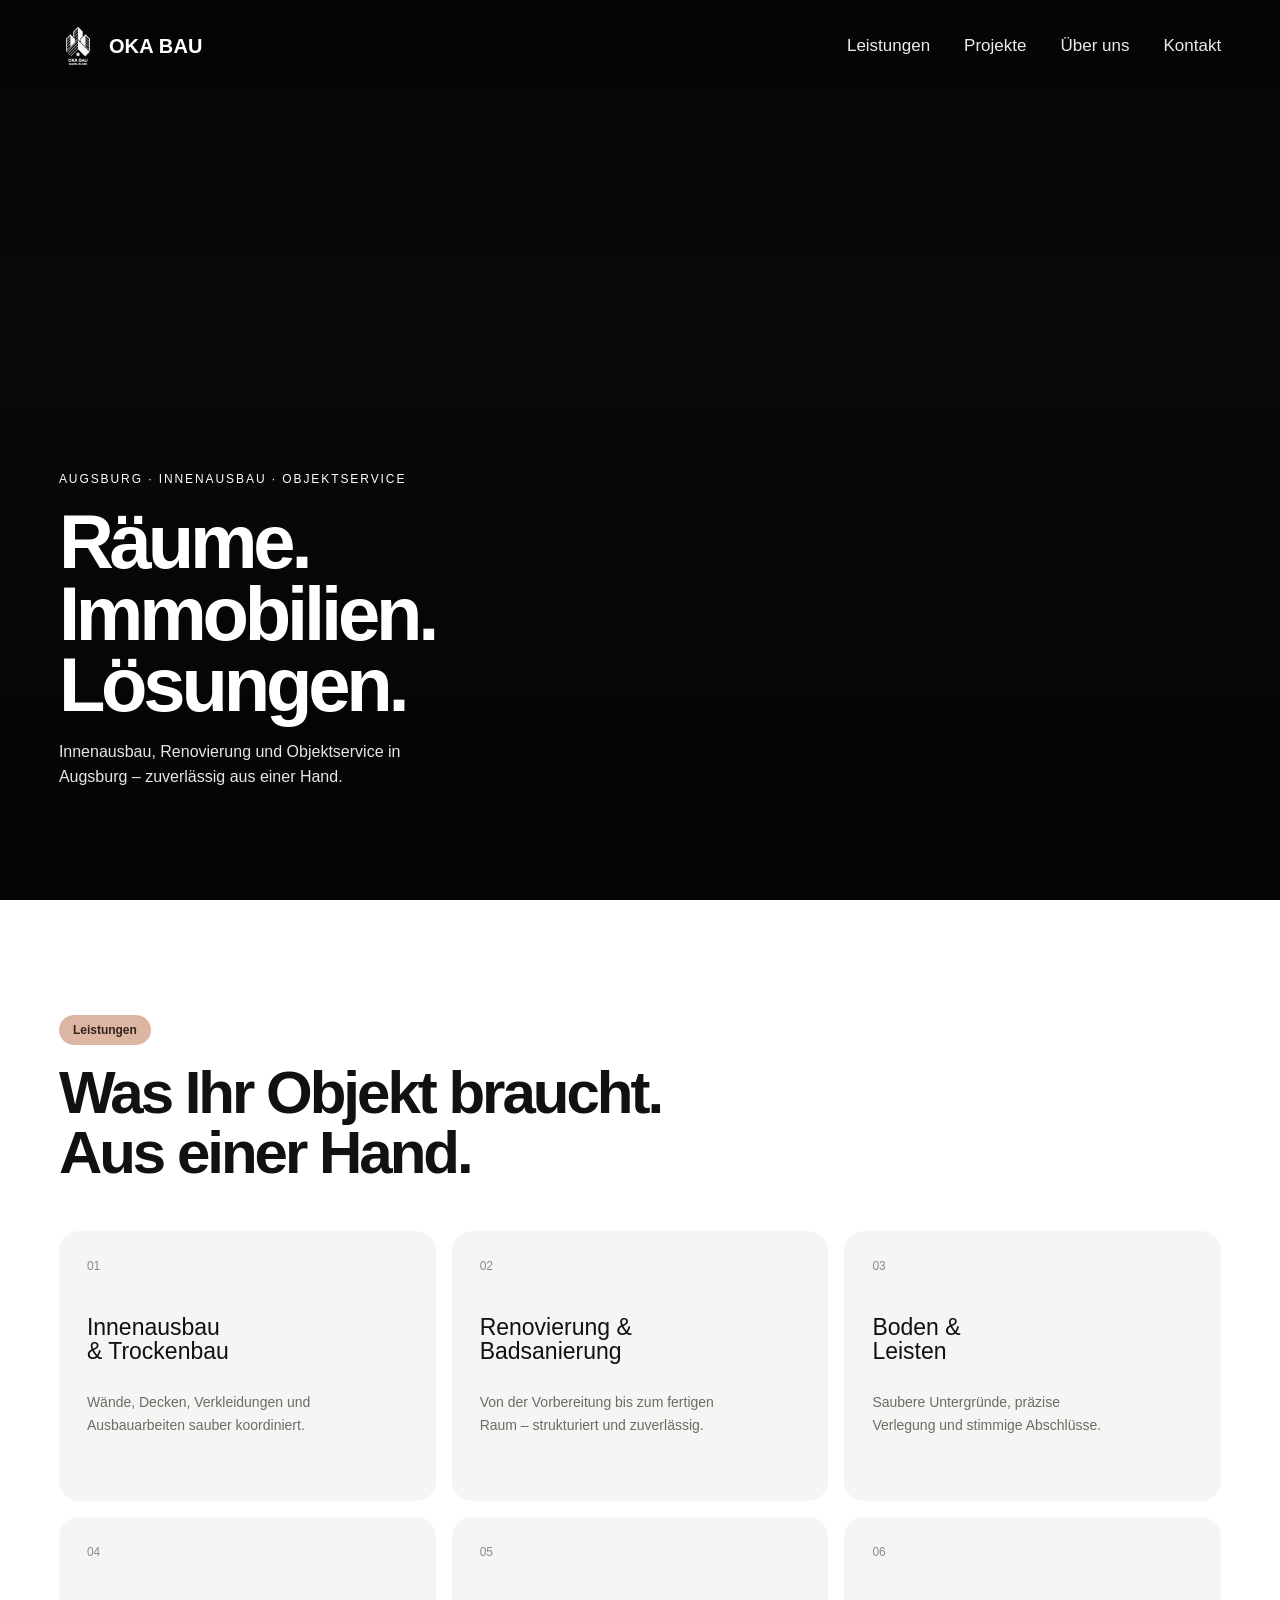
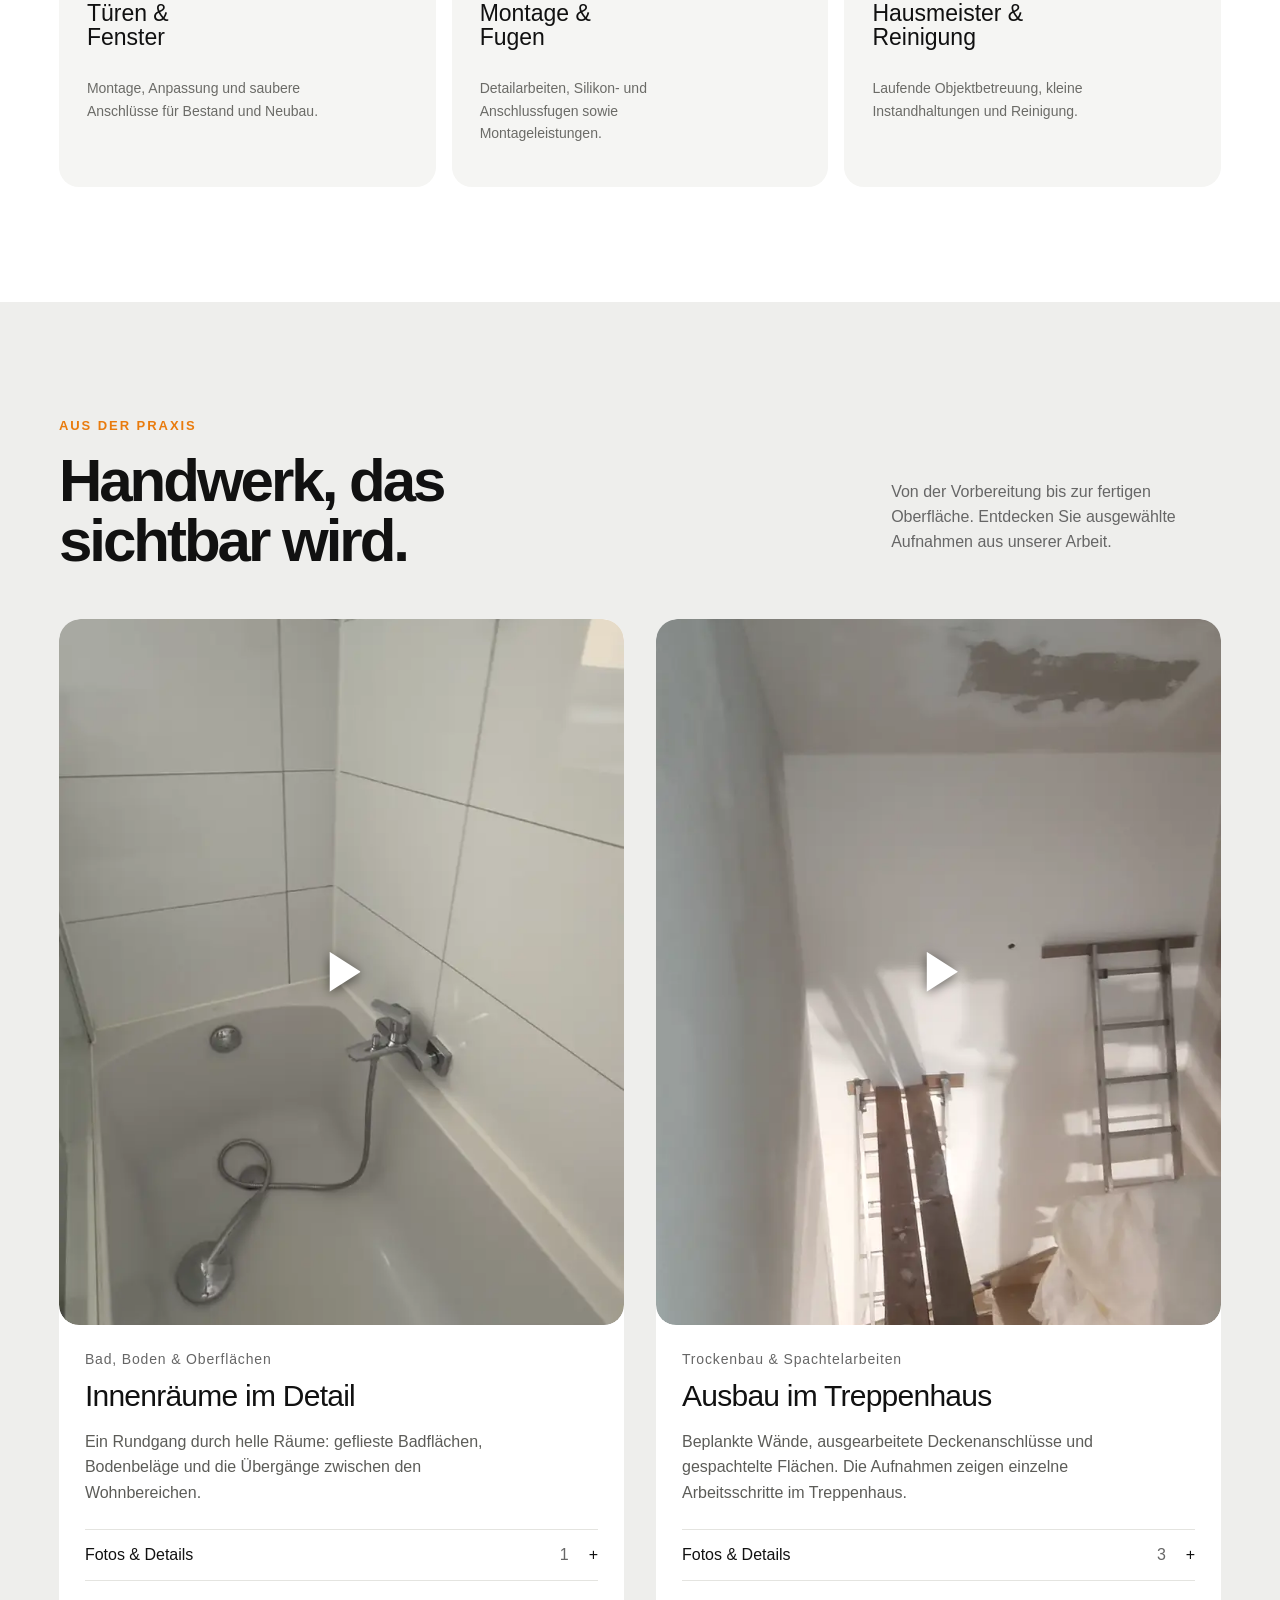
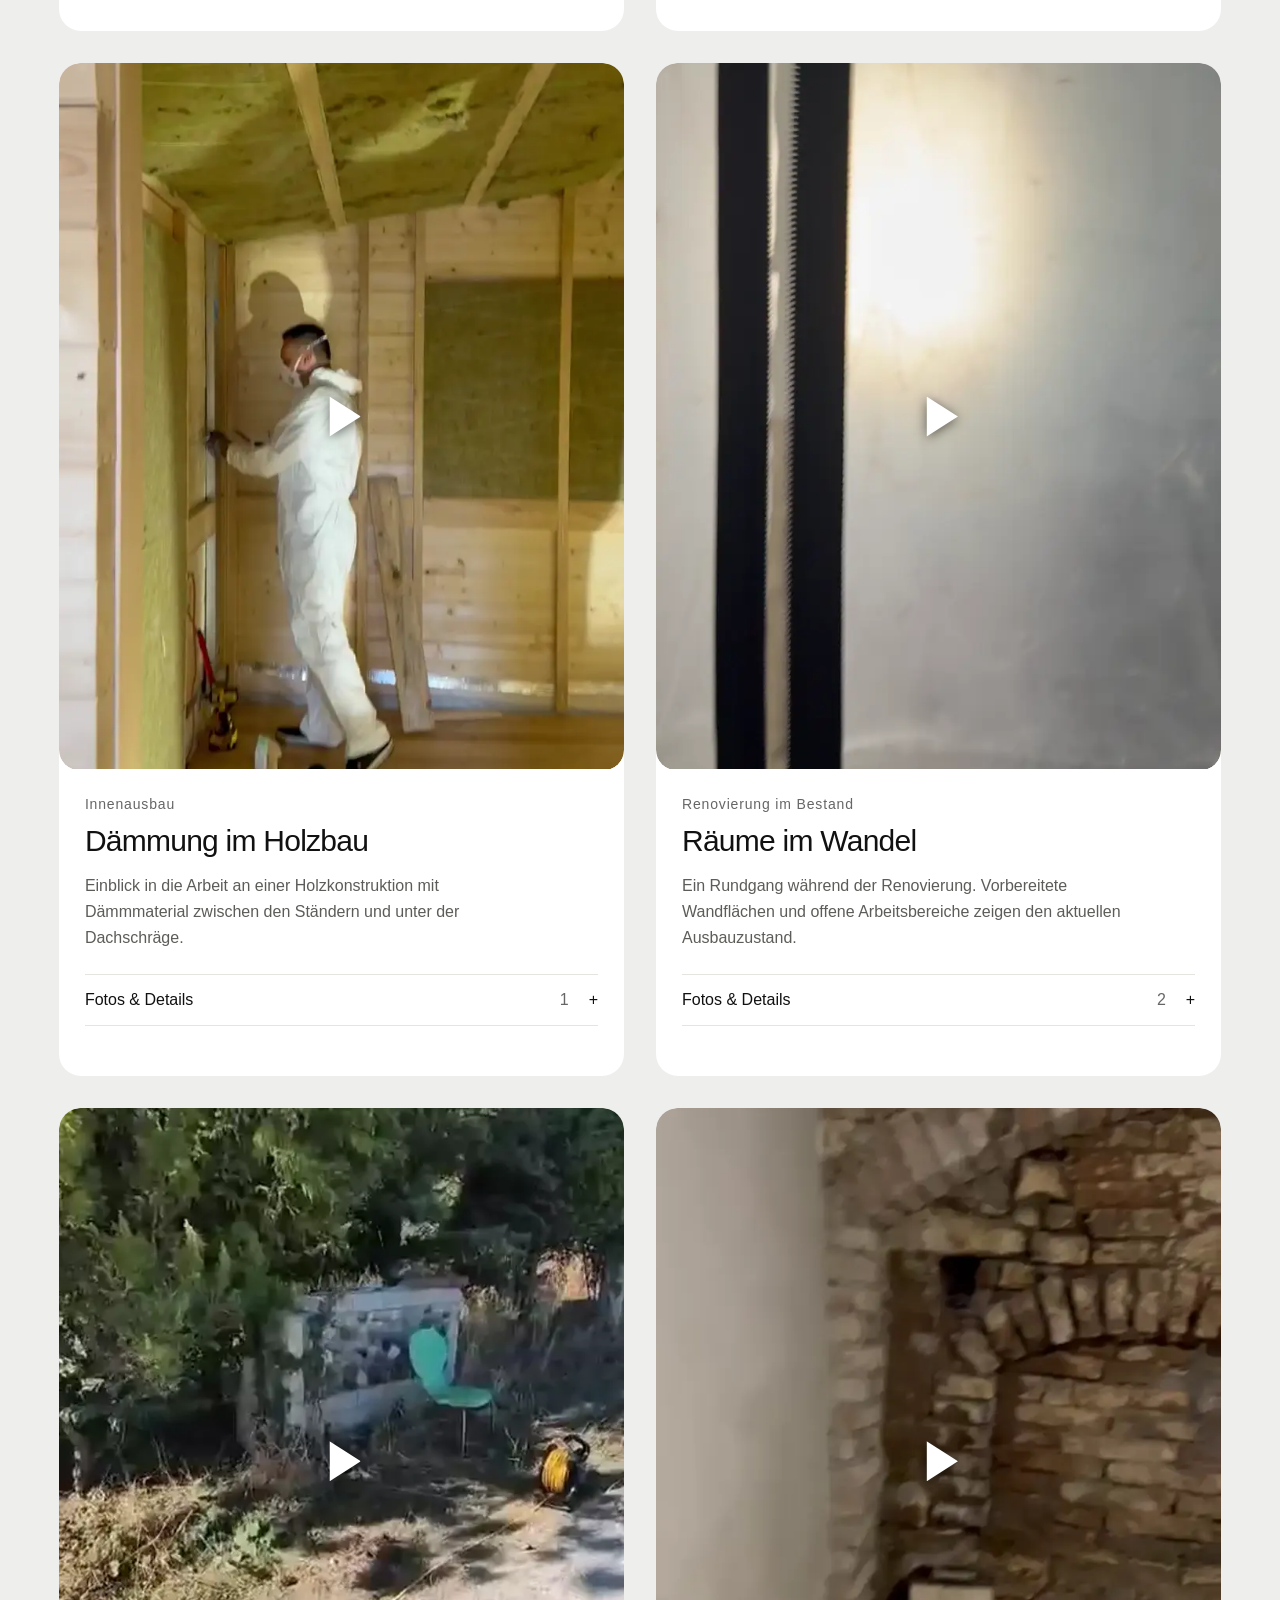
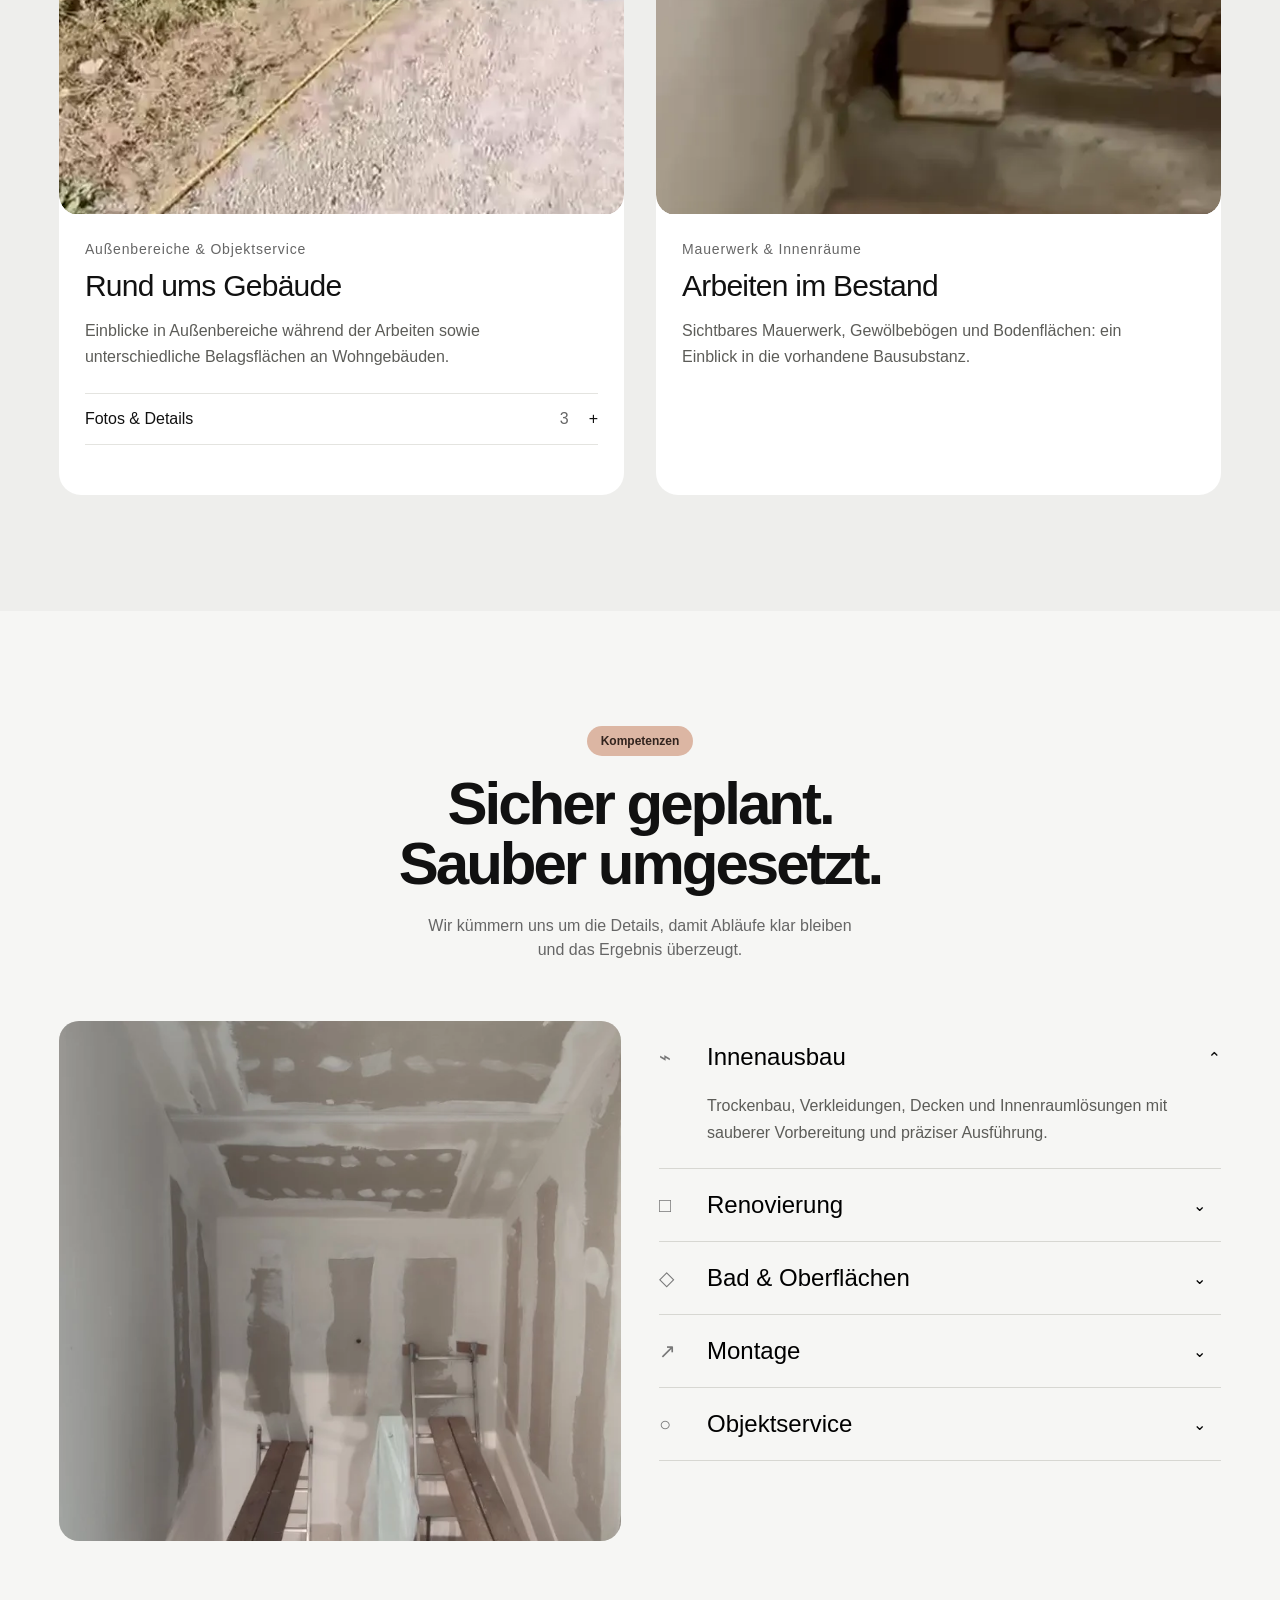
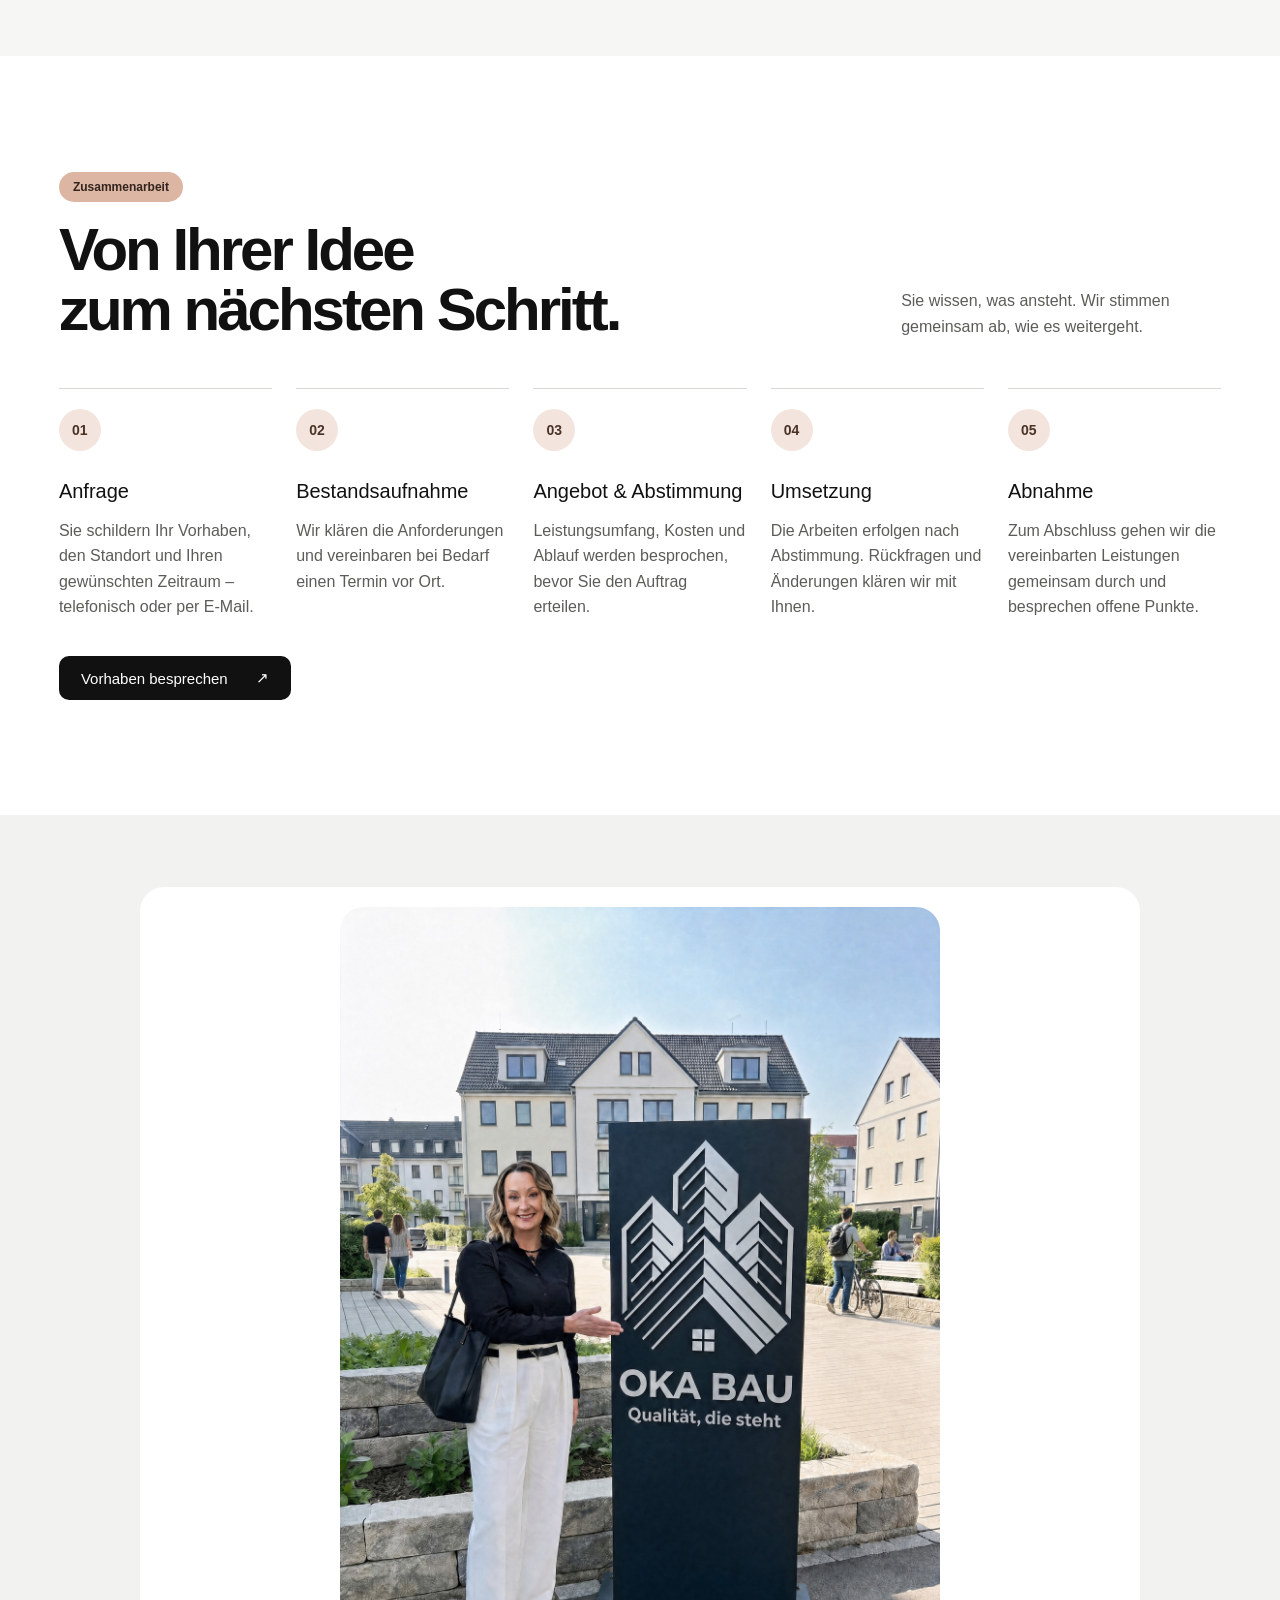
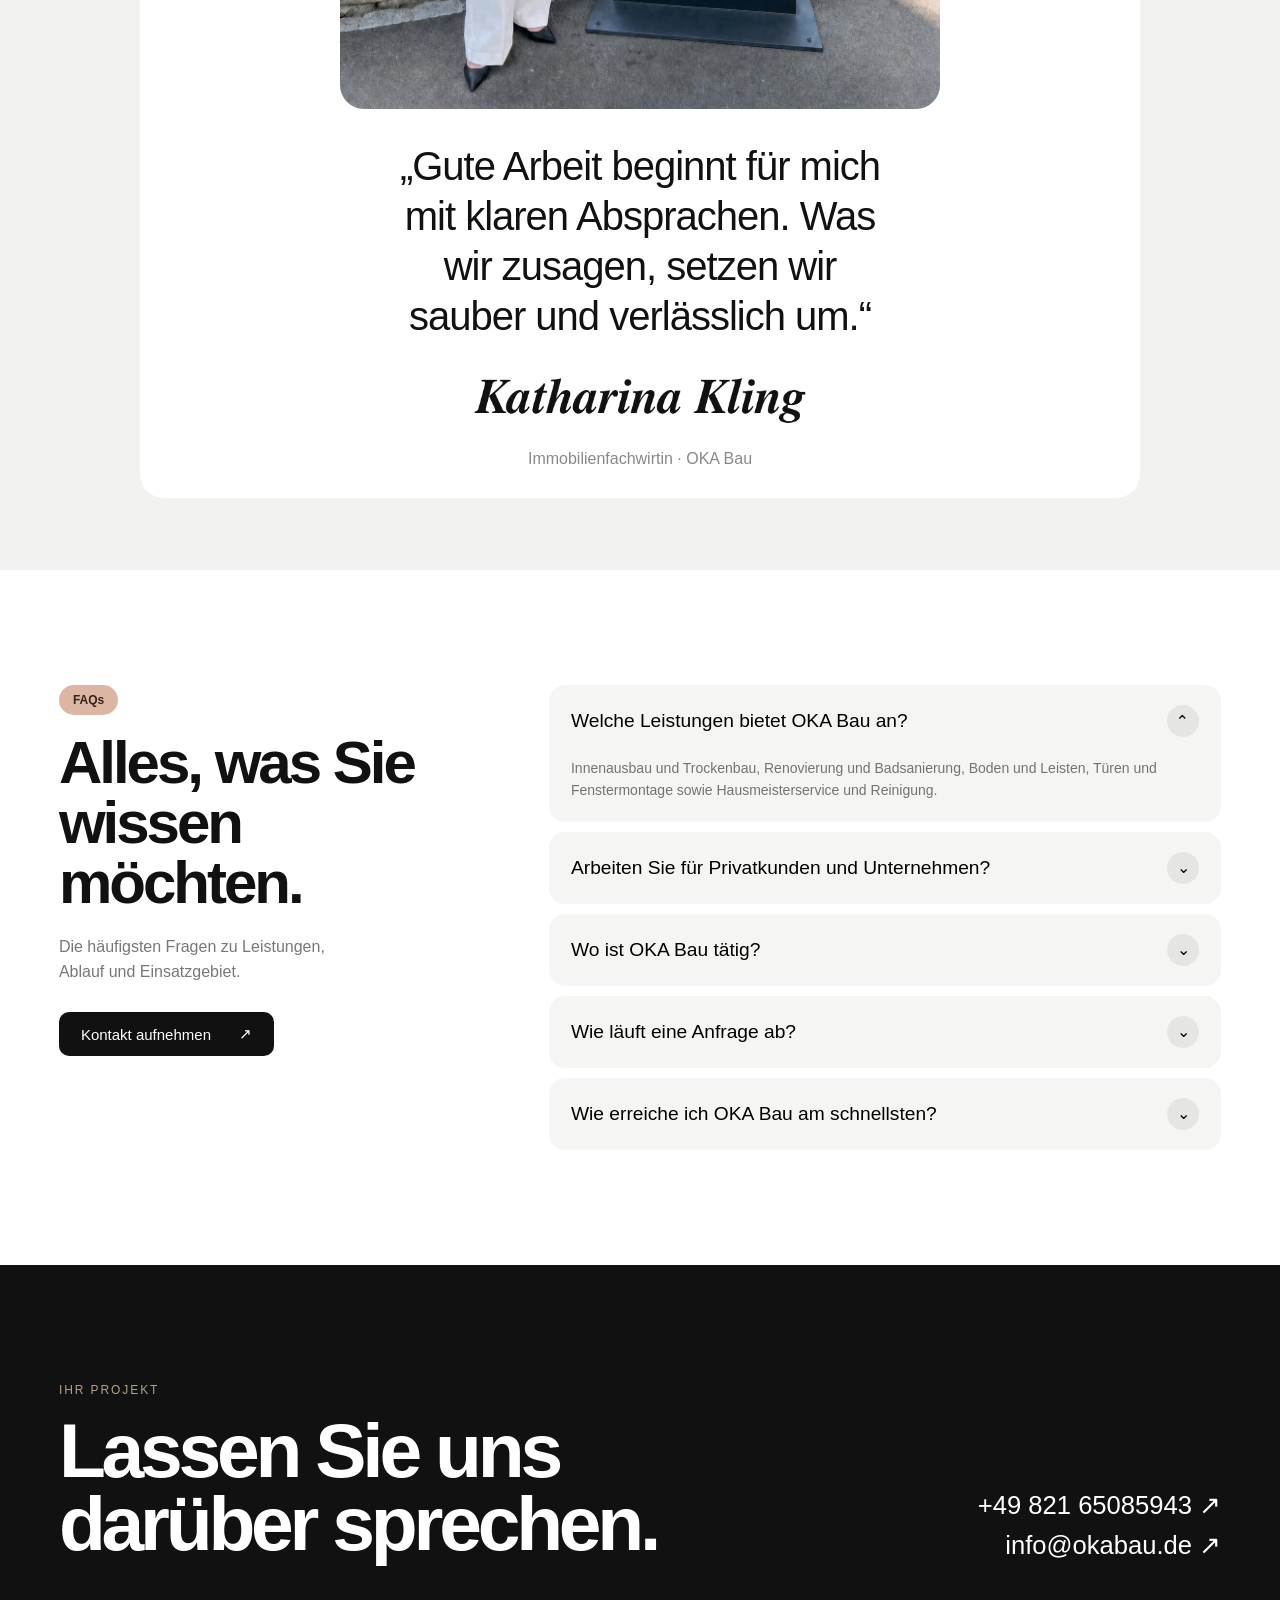
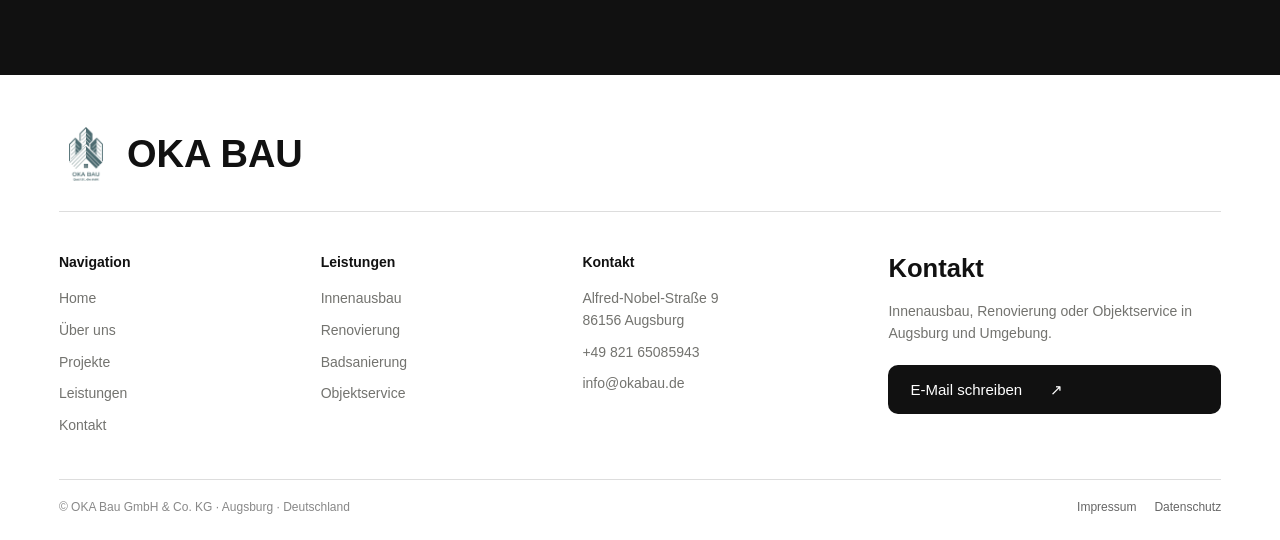
<file: index.html>
<!doctype html><html lang="de"><head><meta charset="utf-8"><meta name="viewport" content="width=device-width,initial-scale=1,viewport-fit=cover"><title>OKA Bau Augsburg — Innenausbau, Renovierung & Objektservice</title><meta name="description" content="OKA Bau GmbH & Co. KG in Augsburg: Innenausbau, Trockenbau, Renovierung, Badsanierung, Boden, Türen, Montage, Hausmeisterservice und Reinigung."><meta name="theme-color" content="#0a0a0a"><link rel="canonical" href="https://oka-bau.de/"><link rel="stylesheet" href="style.css?v=media-3"><noscript><style>.reveal,.word{opacity:1;transform:none}.videoStart{display:none}</style></noscript></head><body>
<div class="heroWrap" id="home"><section class="hero"><video id="heroVideo" autoplay muted loop playsinline preload="auto"><source media="(max-width: 767px)" src="assets/hero-mobile.mp4" type="video/mp4"><source src="assets/hero.mp4" type="video/mp4"></video><div class="heroOverlay"></div><header class="nav"><a class="brand" href="#home"><img src="assets/logo.png" alt="OKA Bau"><span>OKA BAU</span></a><nav id="mainNavigation"><a href="#services">Leistungen</a><a href="#projects">Projekte</a><a href="#director">Über uns</a><a href="#contact">Kontakt</a></nav><button class="menu" aria-label="Menü" aria-expanded="false" aria-controls="mainNavigation"><span></span><span></span></button></header><div class="heroContent"><div class="heroText"><div class="kicker reveal">AUGSBURG · INNENAUSBAU · OBJEKTSERVICE</div><h1 class="words">Räume. Immobilien. Lösungen.</h1><p class="reveal">Innenausbau, Renovierung und Objektservice in Augsburg – zuverlässig aus einer Hand.</p></div></div></section></div>
<main>
<section class="section services" id="services"><div class="sectionTop"><div><span class="pill reveal">Leistungen</span><h2 class="words">Was Ihr Objekt braucht.<br>Aus einer Hand.</h2></div></div><div class="serviceGrid">
<a class="serviceCard reveal" href="#contact"><span>01</span><h3>Innenausbau & Trockenbau</h3><p>Wände, Decken, Verkleidungen und Ausbauarbeiten sauber koordiniert.</p></a>
<a class="serviceCard reveal" href="#contact"><span>02</span><h3>Renovierung & Badsanierung</h3><p>Von der Vorbereitung bis zum fertigen Raum – strukturiert und zuverlässig.</p></a>
<a class="serviceCard reveal" href="#contact"><span>03</span><h3>Boden & Leisten</h3><p>Saubere Untergründe, präzise Verlegung und stimmige Abschlüsse.</p></a>
<a class="serviceCard reveal" href="#contact"><span>04</span><h3>Türen & Fenster</h3><p>Montage, Anpassung und saubere Anschlüsse für Bestand und Neubau.</p></a>
<a class="serviceCard reveal" href="#contact"><span>05</span><h3>Montage & Fugen</h3><p>Detailarbeiten, Silikon- und Anschlussfugen sowie Montageleistungen.</p></a>
<a class="serviceCard reveal" href="#contact"><span>06</span><h3>Hausmeister & Reinigung</h3><p>Laufende Objektbetreuung, kleine Instandhaltungen und Reinigung.</p></a>
</div></section>
<section class="section projects" id="projects" aria-labelledby="projectsTitle"><div class="projectsHead"><div><div class="projectLabel reveal">AUS DER PRAXIS</div><h2 class="words" id="projectsTitle">Handwerk, das<br>sichtbar wird.</h2></div><p class="reveal">Von der Vorbereitung bis zur fertigen Oberfläche. Entdecken Sie ausgewählte Aufnahmen aus unserer Arbeit.</p></div><div class="projectGrid"><article class="projectCase reveal"><div class="projectVideo"><video playsinline disablepictureinpicture disableremoteplayback controlslist="nodownload nofullscreen noremoteplayback" preload="none" poster="assets/work/innenraeume-poster.webp" src="assets/work/innenraeume.mp4" aria-label="Innenräume im Detail"></video><button class="videoStart" type="button" aria-label="Video abspielen"><span class="playIcon" aria-hidden="true"></span><span class="pauseIcon" aria-hidden="true"></span></button></div><div class="projectDetails"><span class="projectStatus">Bad, Boden & Oberflächen</span><h3>Innenräume im Detail</h3><p>Ein Rundgang durch helle Räume: geflieste Badflächen, Bodenbeläge und die Übergänge zwischen den Wohnbereichen.</p><details class="projectGallery"><summary>Fotos & Details <span>1</span></summary><div class="projectPhotos"><a class="galleryPhoto" href="assets/work/dekorwand.webp" data-gallery aria-label="Foto vergrößern: Dekorative Wandoberfläche im Schlafzimmer"><img src="assets/work/dekorwand.webp" alt="Dekorative Wandoberfläche im Schlafzimmer" loading="lazy" decoding="async"><span>Foto ansehen</span></a></div></details></div></article><article class="projectCase reveal"><div class="projectVideo"><video playsinline disablepictureinpicture disableremoteplayback controlslist="nodownload nofullscreen noremoteplayback" preload="none" poster="assets/work/treppenhaus-poster.webp" src="assets/work/treppenhaus.mp4" aria-label="Ausbau im Treppenhaus"></video><button class="videoStart" type="button" aria-label="Video abspielen"><span class="playIcon" aria-hidden="true"></span><span class="pauseIcon" aria-hidden="true"></span></button></div><div class="projectDetails"><span class="projectStatus">Trockenbau & Spachtelarbeiten</span><h3>Ausbau im Treppenhaus</h3><p>Beplankte Wände, ausgearbeitete Deckenanschlüsse und gespachtelte Flächen. Die Aufnahmen zeigen einzelne Arbeitsschritte im Treppenhaus.</p><details class="projectGallery"><summary>Fotos & Details <span>3</span></summary><div class="projectPhotos"><a class="galleryPhoto" href="assets/work/treppenhaus-beplankung.webp" data-gallery aria-label="Foto vergrößern: Beplankung im Treppenhaus"><img src="assets/work/treppenhaus-beplankung.webp" alt="Beplankung im Treppenhaus" loading="lazy" decoding="async"><span>Foto ansehen</span></a><a class="galleryPhoto" href="assets/work/treppenhaus.webp" data-gallery aria-label="Foto vergrößern: Wände und Decke während der Spachtelarbeiten"><img src="assets/work/treppenhaus.webp" alt="Wände und Decke während der Spachtelarbeiten" loading="lazy" decoding="async"><span>Foto ansehen</span></a><a class="galleryPhoto" href="assets/work/deckendetail.webp" data-gallery aria-label="Foto vergrößern: Detail eines Deckenanschlusses"><img src="assets/work/deckendetail.webp" alt="Detail eines Deckenanschlusses" loading="lazy" decoding="async"><span>Foto ansehen</span></a></div></details></div></article><article class="projectCase reveal"><div class="projectVideo"><video playsinline disablepictureinpicture disableremoteplayback controlslist="nodownload nofullscreen noremoteplayback" preload="none" poster="assets/work/daemmung-poster.webp" src="assets/work/daemmung.mp4" aria-label="Dämmung im Holzbau"></video><button class="videoStart" type="button" aria-label="Video abspielen"><span class="playIcon" aria-hidden="true"></span><span class="pauseIcon" aria-hidden="true"></span></button></div><div class="projectDetails"><span class="projectStatus">Innenausbau</span><h3>Dämmung im Holzbau</h3><p>Einblick in die Arbeit an einer Holzkonstruktion mit Dämmmaterial zwischen den Ständern und unter der Dachschräge.</p><details class="projectGallery"><summary>Fotos & Details <span>1</span></summary><div class="projectPhotos"><a class="galleryPhoto" href="assets/work/daemmung.webp" data-gallery aria-label="Foto vergrößern: Einsetzen von Dämmmaterial in eine Holzkonstruktion"><img src="assets/work/daemmung.webp" alt="Einsetzen von Dämmmaterial in eine Holzkonstruktion" loading="lazy" decoding="async"><span>Foto ansehen</span></a></div></details></div></article><article class="projectCase reveal"><div class="projectVideo"><video playsinline disablepictureinpicture disableremoteplayback controlslist="nodownload nofullscreen noremoteplayback" preload="none" poster="assets/work/renovierung-poster.webp" src="assets/work/renovierung.mp4" aria-label="Räume im Wandel"></video><button class="videoStart" type="button" aria-label="Video abspielen"><span class="playIcon" aria-hidden="true"></span><span class="pauseIcon" aria-hidden="true"></span></button></div><div class="projectDetails"><span class="projectStatus">Renovierung im Bestand</span><h3>Räume im Wandel</h3><p>Ein Rundgang während der Renovierung. Vorbereitete Wandflächen und offene Arbeitsbereiche zeigen den aktuellen Ausbauzustand.</p><details class="projectGallery"><summary>Fotos & Details <span>2</span></summary><div class="projectPhotos"><a class="galleryPhoto" href="assets/work/staenderwand.webp" data-gallery aria-label="Foto vergrößern: Metallständerwand während des Innenausbaus"><img src="assets/work/staenderwand.webp" alt="Metallständerwand während des Innenausbaus" loading="lazy" decoding="async"><span>Foto ansehen</span></a><a class="galleryPhoto" href="assets/work/bad-vorbereitung.webp" data-gallery aria-label="Foto vergrößern: Geöffnete Wandflächen im Bad während der Vorbereitung"><img src="assets/work/bad-vorbereitung.webp" alt="Geöffnete Wandflächen im Bad während der Vorbereitung" loading="lazy" decoding="async"><span>Foto ansehen</span></a></div></details></div></article><article class="projectCase reveal"><div class="projectVideo"><video playsinline disablepictureinpicture disableremoteplayback controlslist="nodownload nofullscreen noremoteplayback" preload="none" poster="assets/work/aussenarbeiten-poster.webp" src="assets/work/aussenarbeiten.mp4" aria-label="Rund ums Gebäude"></video><button class="videoStart" type="button" aria-label="Video abspielen"><span class="playIcon" aria-hidden="true"></span><span class="pauseIcon" aria-hidden="true"></span></button></div><div class="projectDetails"><span class="projectStatus">Außenbereiche & Objektservice</span><h3>Rund ums Gebäude</h3><p>Einblicke in Außenbereiche während der Arbeiten sowie unterschiedliche Belagsflächen an Wohngebäuden.</p><details class="projectGallery"><summary>Fotos & Details <span>3</span></summary><div class="projectPhotos"><a class="galleryPhoto" href="assets/work/aussenbereich.webp" data-gallery aria-label="Foto vergrößern: Plattenbelag entlang eines Gebäudes"><img src="assets/work/aussenbereich.webp" alt="Plattenbelag entlang eines Gebäudes" loading="lazy" decoding="async"><span>Foto ansehen</span></a><a class="galleryPhoto" href="assets/work/balkon.webp" data-gallery aria-label="Foto vergrößern: Balkon mit grauem Plattenbelag"><img src="assets/work/balkon.webp" alt="Balkon mit grauem Plattenbelag" loading="lazy" decoding="async"><span>Foto ansehen</span></a><a class="galleryPhoto" href="assets/work/aussen-bestand.webp" data-gallery aria-label="Foto vergrößern: Außenfläche während der Arbeiten"><img src="assets/work/aussen-bestand.webp" alt="Außenfläche während der Arbeiten" loading="lazy" decoding="async"><span>Foto ansehen</span></a></div></details></div></article><article class="projectCase reveal"><div class="projectVideo"><video playsinline disablepictureinpicture disableremoteplayback controlslist="nodownload nofullscreen noremoteplayback" preload="none" poster="assets/work/gewolbe-poster.webp" src="assets/work/gewolbe.mp4" aria-label="Arbeiten im Bestand"></video><button class="videoStart" type="button" aria-label="Video abspielen"><span class="playIcon" aria-hidden="true"></span><span class="pauseIcon" aria-hidden="true"></span></button></div><div class="projectDetails"><span class="projectStatus">Mauerwerk & Innenräume</span><h3>Arbeiten im Bestand</h3><p>Sichtbares Mauerwerk, Gewölbebögen und Bodenflächen: ein Einblick in die vorhandene Bausubstanz.</p></div></article></div></section>
<section class="section features"><div class="centerHead"><span class="pill reveal">Kompetenzen</span><h2 class="words">Sicher geplant.<br>Sauber umgesetzt.</h2><p class="reveal">Wir kümmern uns um die Details, damit Abläufe klar bleiben und das Ergebnis überzeugt.</p></div><div class="featureSplit"><div class="featureMedia reveal"><img id="featureImage" src="assets/work/treppenhaus.webp" alt="Gespachtelte Wände und Decken im Treppenhaus" width="719" height="1600" loading="lazy"></div><div class="featureList">
<div class="featureItem open reveal" data-img="assets/work/treppenhaus.webp" data-alt="Gespachtelte Wände und Decken im Treppenhaus"><button><span class="icon">⌁</span><b>Innenausbau</b><em>⌄</em></button><div class="featureAnswer"><p>Trockenbau, Verkleidungen, Decken und Innenraumlösungen mit sauberer Vorbereitung und präziser Ausführung.</p></div></div>
<div class="featureItem reveal" data-img="assets/work/dekorwand.webp" data-alt="Dekorative Wandgestaltung im Schlafzimmer"><button><span class="icon">□</span><b>Renovierung</b><em>⌄</em></button><div class="featureAnswer"><p>Bestehende Räume werden strukturiert überarbeitet – vom Untergrund bis zum fertigen Finish.</p></div></div>
<div class="featureItem reveal" data-img="assets/work/innenraeume-poster.webp" data-alt="Geflieste Dusche und Badoberflächen"><button><span class="icon">◇</span><b>Bad & Oberflächen</b><em>⌄</em></button><div class="featureAnswer"><p>Koordinierte Badsanierung, Fliesen- und Oberflächenarbeiten für ein stimmiges Gesamtbild.</p></div></div>
<div class="featureItem reveal" data-img="assets/work/staenderwand.webp" data-alt="Metallständerwerk für eine neue Raumaufteilung"><button><span class="icon">↗</span><b>Montage</b><em>⌄</em></button><div class="featureAnswer"><p>Türen, Fenster, Leisten, Fugen und Montagearbeiten werden sauber in den Projektablauf integriert.</p></div></div>
<div class="featureItem reveal" data-img="assets/work/balkon.webp" data-alt="Balkonfläche mit grauen Platten"><button><span class="icon">○</span><b>Objektservice</b><em>⌄</em></button><div class="featureAnswer"><p>Hausmeisterservice, Reinigung und kleine Instandhaltungen für private und gewerbliche Objekte.</p></div></div>
</div></div></section>
<section class="section process" id="process" aria-labelledby="processTitle">
  <div class="sectionTop"><div><span class="pill reveal">Zusammenarbeit</span><h2 class="words" id="processTitle">Von Ihrer Idee<br>zum nächsten Schritt.</h2></div><p class="processIntro reveal">Sie wissen, was ansteht. Wir stimmen gemeinsam ab, wie es weitergeht.</p></div>
  <ol class="processSteps">
    <li class="reveal"><span class="stepNumber" aria-hidden="true">01</span><h3>Anfrage</h3><p>Sie schildern Ihr Vorhaben, den Standort und Ihren gewünschten Zeitraum – telefonisch oder per E-Mail.</p></li>
    <li class="reveal"><span class="stepNumber" aria-hidden="true">02</span><h3>Bestandsaufnahme</h3><p>Wir klären die Anforderungen und vereinbaren bei Bedarf einen Termin vor Ort.</p></li>
    <li class="reveal"><span class="stepNumber" aria-hidden="true">03</span><h3>Angebot & Abstimmung</h3><p>Leistungsumfang, Kosten und Ablauf werden besprochen, bevor Sie den Auftrag erteilen.</p></li>
    <li class="reveal"><span class="stepNumber" aria-hidden="true">04</span><h3>Umsetzung</h3><p>Die Arbeiten erfolgen nach Abstimmung. Rückfragen und Änderungen klären wir mit Ihnen.</p></li>
    <li class="reveal"><span class="stepNumber" aria-hidden="true">05</span><h3>Abnahme</h3><p>Zum Abschluss gehen wir die vereinbarten Leistungen gemeinsam durch und besprechen offene Punkte.</p></li>
  </ol>
  <a class="btn black reveal" href="#contact">Vorhaben besprechen <span aria-hidden="true">↗</span></a>
</section>
<section class="section director" id="director" aria-label="Katharina Kling, Geschäftsleitung">
  <div class="directorCard reveal">
    <img class="directorPortrait" src="assets/director.jpg" width="2480" height="3312" alt="Katharina Kling bei OKA Bau" loading="lazy">
    <div>
      <blockquote>„Gute Arbeit beginnt für mich mit klaren Absprachen. Was wir zusagen, setzen wir sauber und verlässlich um.“</blockquote>
      <img class="directorSignature" src="assets/katharina-signature.png" width="1088" height="191" alt="Katharina Kling" loading="lazy">
      <span>Immobilienfachwirtin · OKA Bau</span>
    </div>
  </div>
</section>
<section class="section faq" id="faq"><div class="faqIntro"><span class="pill reveal">FAQs</span><h2 class="words">Alles, was Sie<br>wissen möchten.</h2><p class="reveal">Die häufigsten Fragen zu Leistungen, Ablauf und Einsatzgebiet.</p><a class="btn black reveal" href="#contact">Kontakt aufnehmen <span>↗</span></a></div><div class="faqList"><div class="faqItem open reveal"><button><b>Welche Leistungen bietet OKA Bau an?</b><span>⌄</span></button><div class="faqAnswer"><p>Innenausbau und Trockenbau, Renovierung und Badsanierung, Boden und Leisten, Türen und Fenstermontage sowie Hausmeisterservice und Reinigung.</p></div></div><div class="faqItem reveal"><button><b>Arbeiten Sie für Privatkunden und Unternehmen?</b><span>⌄</span></button><div class="faqAnswer"><p>Ja. Wir unterstützen private Renovierungsprojekte ebenso wie gewerbliche Objekte und Hausverwaltungen.</p></div></div><div class="faqItem reveal"><button><b>Wo ist OKA Bau tätig?</b><span>⌄</span></button><div class="faqAnswer"><p>Der Schwerpunkt liegt in Augsburg und Umgebung. Den genauen Einsatzort klären wir bei Ihrer Anfrage.</p></div></div><div class="faqItem reveal"><button><b>Wie läuft eine Anfrage ab?</b><span>⌄</span></button><div class="faqAnswer"><p>Sie nennen uns Objekt, Leistung und Terminrahmen. Danach klären wir den Bestand, stimmen das Angebot ab und planen die Umsetzung bis zur gemeinsamen Abnahme.</p></div></div><div class="faqItem reveal"><button><b>Wie erreiche ich OKA Bau am schnellsten?</b><span>⌄</span></button><div class="faqAnswer"><p>Telefonisch unter +49 821 65085943 oder per E-Mail an info@okabau.de.</p></div></div></div></section>
<section class="contactBand" id="contact"><div><span class="reveal">IHR PROJEKT</span><h2 class="words">Lassen Sie uns<br>darüber sprechen.</h2></div><div class="contactLinks reveal"><a href="tel:+4982165085943">+49 821 65085943 ↗</a><a href="mailto:info@okabau.de">info@okabau.de ↗</a></div></section>
</main>
<footer><div class="footerBrand"><a href="#home"><img src="assets/logo.png" alt="OKA Bau"><span>OKA BAU</span></a></div><div class="footerCols"><div><b>Navigation</b><a href="#home">Home</a><a href="#director">Über uns</a><a href="#projects">Projekte</a><a href="#services">Leistungen</a><a href="#contact">Kontakt</a></div><div><b>Leistungen</b><a href="#services">Innenausbau</a><a href="#services">Renovierung</a><a href="#services">Badsanierung</a><a href="#services">Objektservice</a></div><div><b>Kontakt</b><span>Alfred-Nobel-Straße 9<br>86156 Augsburg</span><a href="tel:+4982165085943">+49 821 65085943</a><a href="mailto:info@okabau.de">info@okabau.de</a></div><div class="footerCta"><b>Kontakt</b><p>Innenausbau, Renovierung oder Objektservice in Augsburg und Umgebung.</p><a class="btn black" href="mailto:info@okabau.de">E-Mail schreiben <span>↗</span></a></div></div><div class="footerBottom"><span>© OKA Bau GmbH & Co. KG · Augsburg · Deutschland</span><span class="legalLinks"><a href="impressum.html">Impressum</a><a href="datenschutz.html">Datenschutz</a></span></div></footer>
<dialog id="photoViewer" aria-label="Projektfoto"><button class="viewerClose" type="button" aria-label="Foto schließen">Schließen ×</button><img alt=""><p></p></dialog><script src="script.js?v=media-3"></script></body></html>
</file>
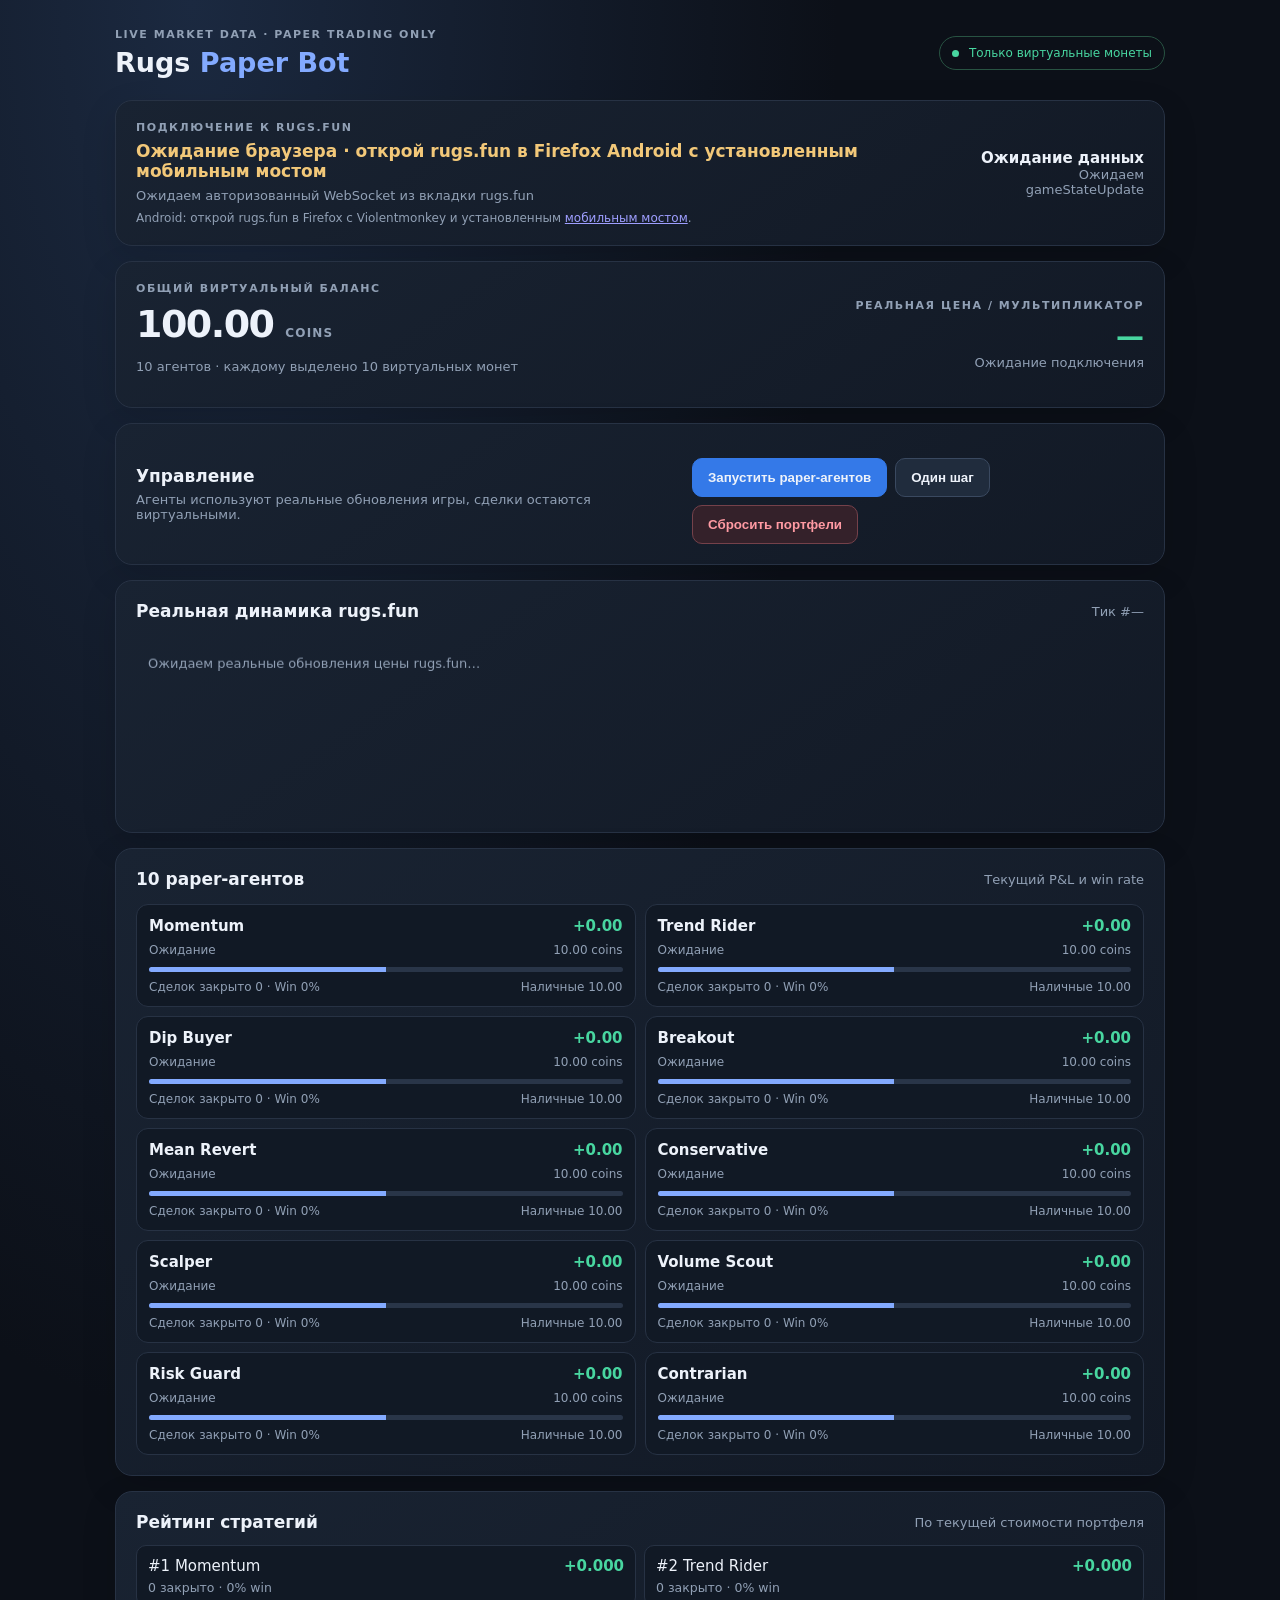
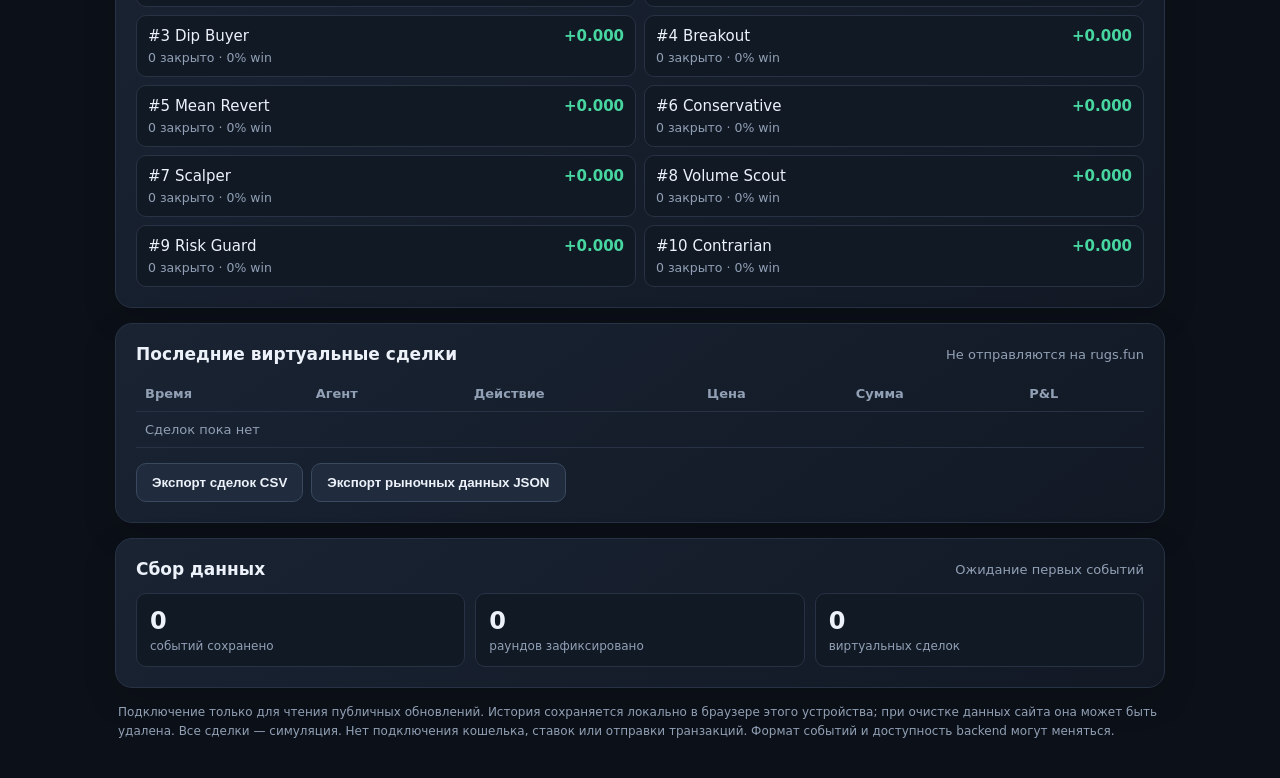
<file: rugs-bot/index.html>
<!doctype html>
<html lang="ru"><head><meta charset="utf-8"><meta name="viewport" content="width=device-width,initial-scale=1"><meta name="theme-color" content="#10131b"><title>Rugs Paper Bot — live data</title><link rel="stylesheet" href="style.css"></head>
<body><header class="top"><div><div class="eyebrow">LIVE MARKET DATA · PAPER TRADING ONLY</div><h1>Rugs <span>Paper Bot</span></h1></div><div class="status"><i></i> Только виртуальные монеты</div></header>
<main>
<section class="panel connectionPanel"><div><div class="eyebrow">ПОДКЛЮЧЕНИЕ К RUGS.FUN</div><div id="connectionStatus" class="connection pending">Подключение…</div><div id="lastUpdate" class="muted">Ожидаем авторизованный канал из браузера rugs.fun</div><div class="muted" style="margin-top:8px;font-size:12px">Android: открой rugs.fun в Firefox с Violentmonkey и установленным <a href="https://raw.githubusercontent.com/programyst22/TEST/rugs-paper-bot/rugs-bot/rugs-mobile-bridge.user.js" target="_blank" rel="noopener">мобильным мостом</a>.</div></div><div class="roundInfo"><strong id="roundState">Ожидание данных</strong><div id="roundMeta" class="muted">Ожидаем gameStateUpdate</div></div></section>
<section class="hero panel"><div><div class="eyebrow">ОБЩИЙ ВИРТУАЛЬНЫЙ БАЛАНС</div><div class="balance" id="totalBalance">100.00 <small>COINS</small></div><p class="muted">10 агентов · каждому выделено 10 виртуальных монет</p></div><div class="priceBox"><div class="eyebrow">РЕАЛЬНАЯ ЦЕНА / МУЛЬТИПЛИКАТОР</div><div class="price" id="price">—</div><div class="muted" id="priceChange">Ожидание подключения</div></div></section>
<section class="controls panel"><div><h2>Управление</h2><p class="muted">Агенты используют реальные обновления игры, сделки остаются виртуальными.</p></div><div class="buttons"><button id="startBtn" class="primary">Запустить paper-агентов</button><button id="stepBtn">Один шаг</button><button id="resetBtn" class="danger">Сбросить портфели</button></div></section>
<section class="panel"><div class="sectionHead"><h2>Реальная динамика rugs.fun</h2><span class="muted" id="tick">Тик #—</span></div><div class="chartWrap"><canvas id="chart" height="170"></canvas></div></section>
<section class="panel"><div class="sectionHead"><h2>10 paper-агентов</h2><span class="muted">Текущий P&amp;L и win rate</span></div><div class="agents" id="agents"></div></section>
<section class="panel"><div class="sectionHead"><h2>Рейтинг стратегий</h2><span class="muted">По текущей стоимости портфеля</span></div><div id="ranking" class="ranking"></div></section>
<section class="panel"><div class="sectionHead"><h2>Последние виртуальные сделки</h2><span class="muted">Не отправляются на rugs.fun</span></div><div class="tableWrap"><table><thead><tr><th>Время</th><th>Агент</th><th>Действие</th><th>Цена</th><th>Сумма</th><th>P&amp;L</th></tr></thead><tbody id="trades"><tr><td colspan="6" class="muted">Сделок пока нет</td></tr></tbody></table></div><div class="buttons exportButtons"><button id="exportTrades">Экспорт сделок CSV</button><button id="exportMarket">Экспорт рыночных данных JSON</button></div></section>
<section class="panel dataPanel"><div class="sectionHead"><h2>Сбор данных</h2><span id="dataStatus" class="muted">Ожидание</span></div><div class="statsGrid"><div><strong id="eventsCount">0</strong><span>событий сохранено</span></div><div><strong id="roundsCount">0</strong><span>раундов зафиксировано</span></div><div><strong id="savedCount">0</strong><span>виртуальных сделок</span></div></div></section>
<p class="disclaimer">Подключение только для чтения публичных обновлений. История сохраняется локально в браузере этого устройства; при очистке данных сайта она может быть удалена. Все сделки — симуляция. Нет подключения кошелька, ставок или отправки транзакций. Формат событий и доступность backend могут меняться.</p>
</main><script src="app.js?v=c48adbde"></script></body></html>
</file>
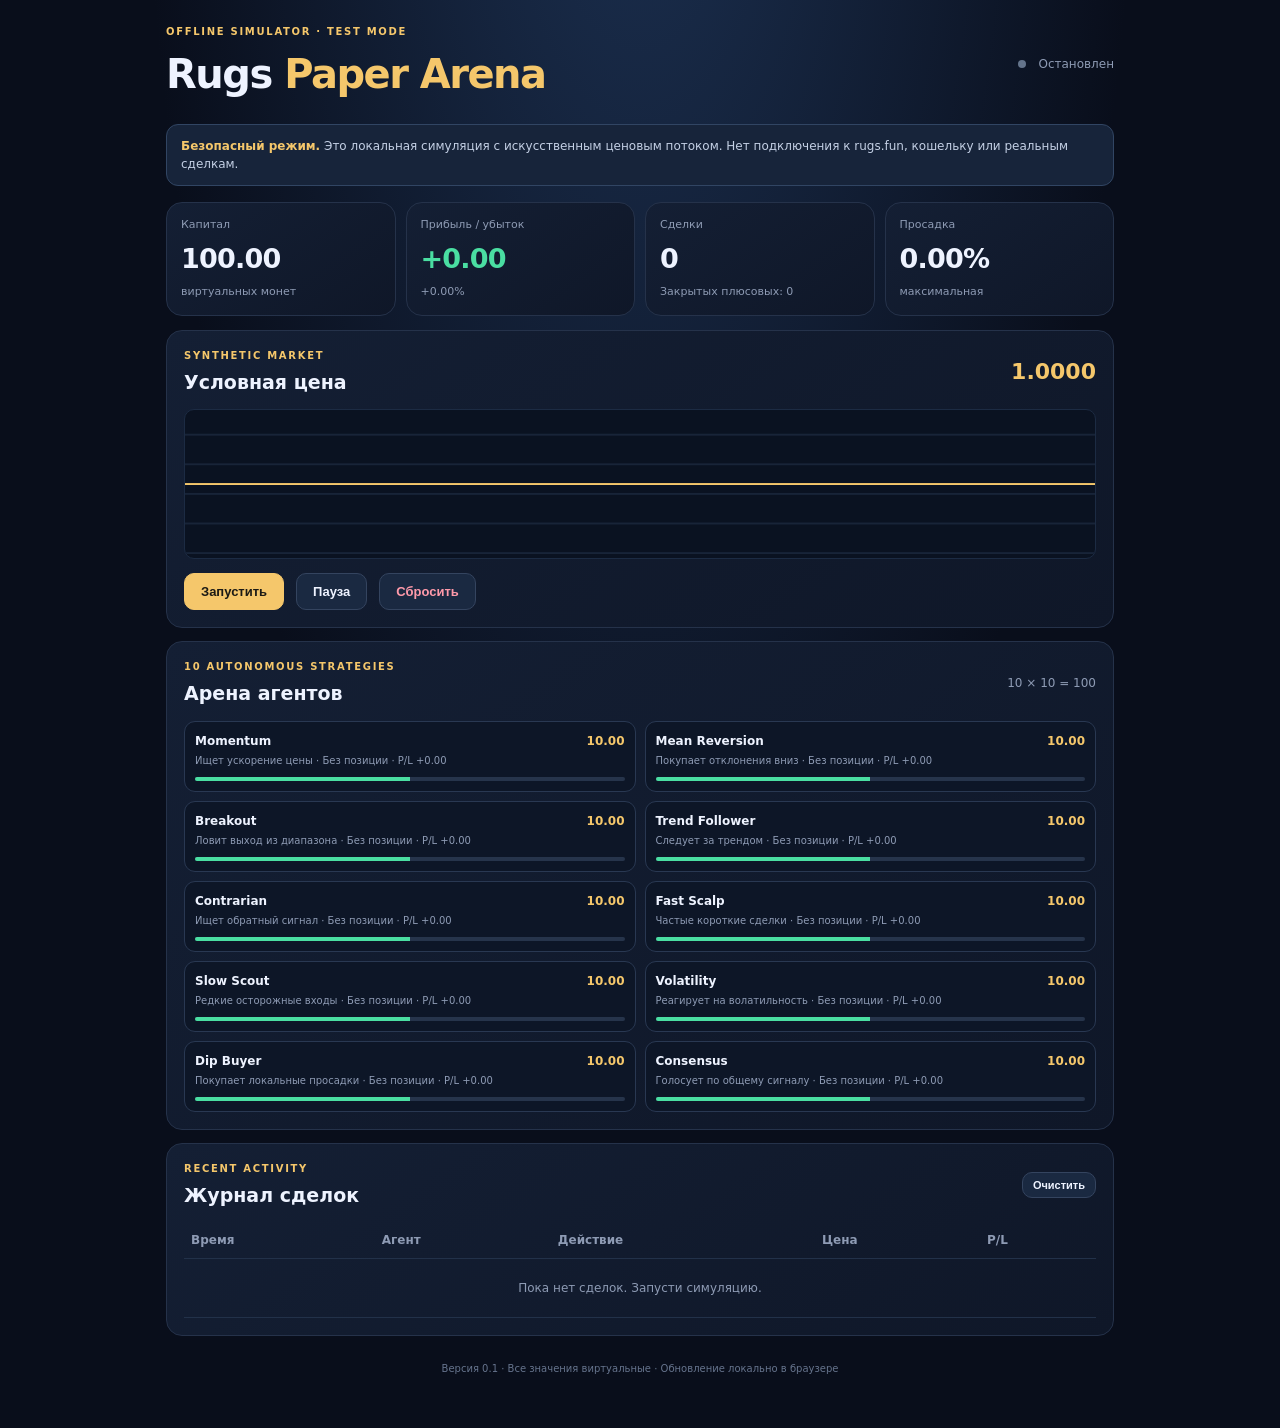
<file: rugs-paper-bot/index.html>
<!doctype html>
<html lang="ru">
<head>
  <meta charset="utf-8">
  <meta name="viewport" content="width=device-width,initial-scale=1,viewport-fit=cover">
  <meta name="theme-color" content="#0b1020">
  <title>Rugs Paper Arena</title>
  <link rel="stylesheet" href="style.css">
</head>
<body>
  <main class="app">
    <header class="top">
      <div><p class="eyebrow">OFFLINE SIMULATOR · TEST MODE</p><h1>Rugs <span>Paper Arena</span></h1></div>
      <div class="status"><i id="statusDot"></i><span id="statusText">Остановлен</span></div>
    </header>
    <section class="notice"><b>Безопасный режим.</b> Это локальная симуляция с искусственным ценовым потоком. Нет подключения к rugs.fun, кошельку или реальным сделкам.</section>
    <section class="stats">
      <article><small>Капитал</small><strong id="equity">100.00</strong><em>виртуальных монет</em></article>
      <article><small>Прибыль / убыток</small><strong id="pnl">+0.00</strong><em id="pnlPct">0.00%</em></article>
      <article><small>Сделки</small><strong id="trades">0</strong><em id="winrate">Win rate: —</em></article>
      <article><small>Просадка</small><strong id="drawdown">0.00%</strong><em>максимальная</em></article>
    </section>
    <section class="panel">
      <div class="section-head"><div><p class="eyebrow">SYNTHETIC MARKET</p><h2>Условная цена</h2></div><strong id="price">1.0000</strong></div>
      <canvas id="chart" height="150" aria-label="График условной цены"></canvas>
      <div class="controls">
        <button id="startBtn" class="primary">Запустить</button><button id="pauseBtn">Пауза</button><button id="resetBtn" class="danger">Сбросить</button>
      </div>
    </section>
    <section class="panel">
      <div class="section-head"><div><p class="eyebrow">10 AUTONOMOUS STRATEGIES</p><h2>Арена агентов</h2></div><span class="muted">10 × 10 = 100</span></div>
      <div id="agents" class="agents"></div>
    </section>
    <section class="panel">
      <div class="section-head"><div><p class="eyebrow">RECENT ACTIVITY</p><h2>Журнал сделок</h2></div><button id="clearLogBtn" class="subtle">Очистить</button></div>
      <div class="table-wrap"><table><thead><tr><th>Время</th><th>Агент</th><th>Действие</th><th>Цена</th><th>P/L</th></tr></thead><tbody id="journal"><tr><td colspan="5" class="empty">Пока нет сделок. Запусти симуляцию.</td></tr></tbody></table></div>
    </section>
    <footer>Версия 0.1 · Все значения виртуальные · Обновление локально в браузере</footer>
  </main>
  <script src="app.js"></script>
</body>
</html>
</file>
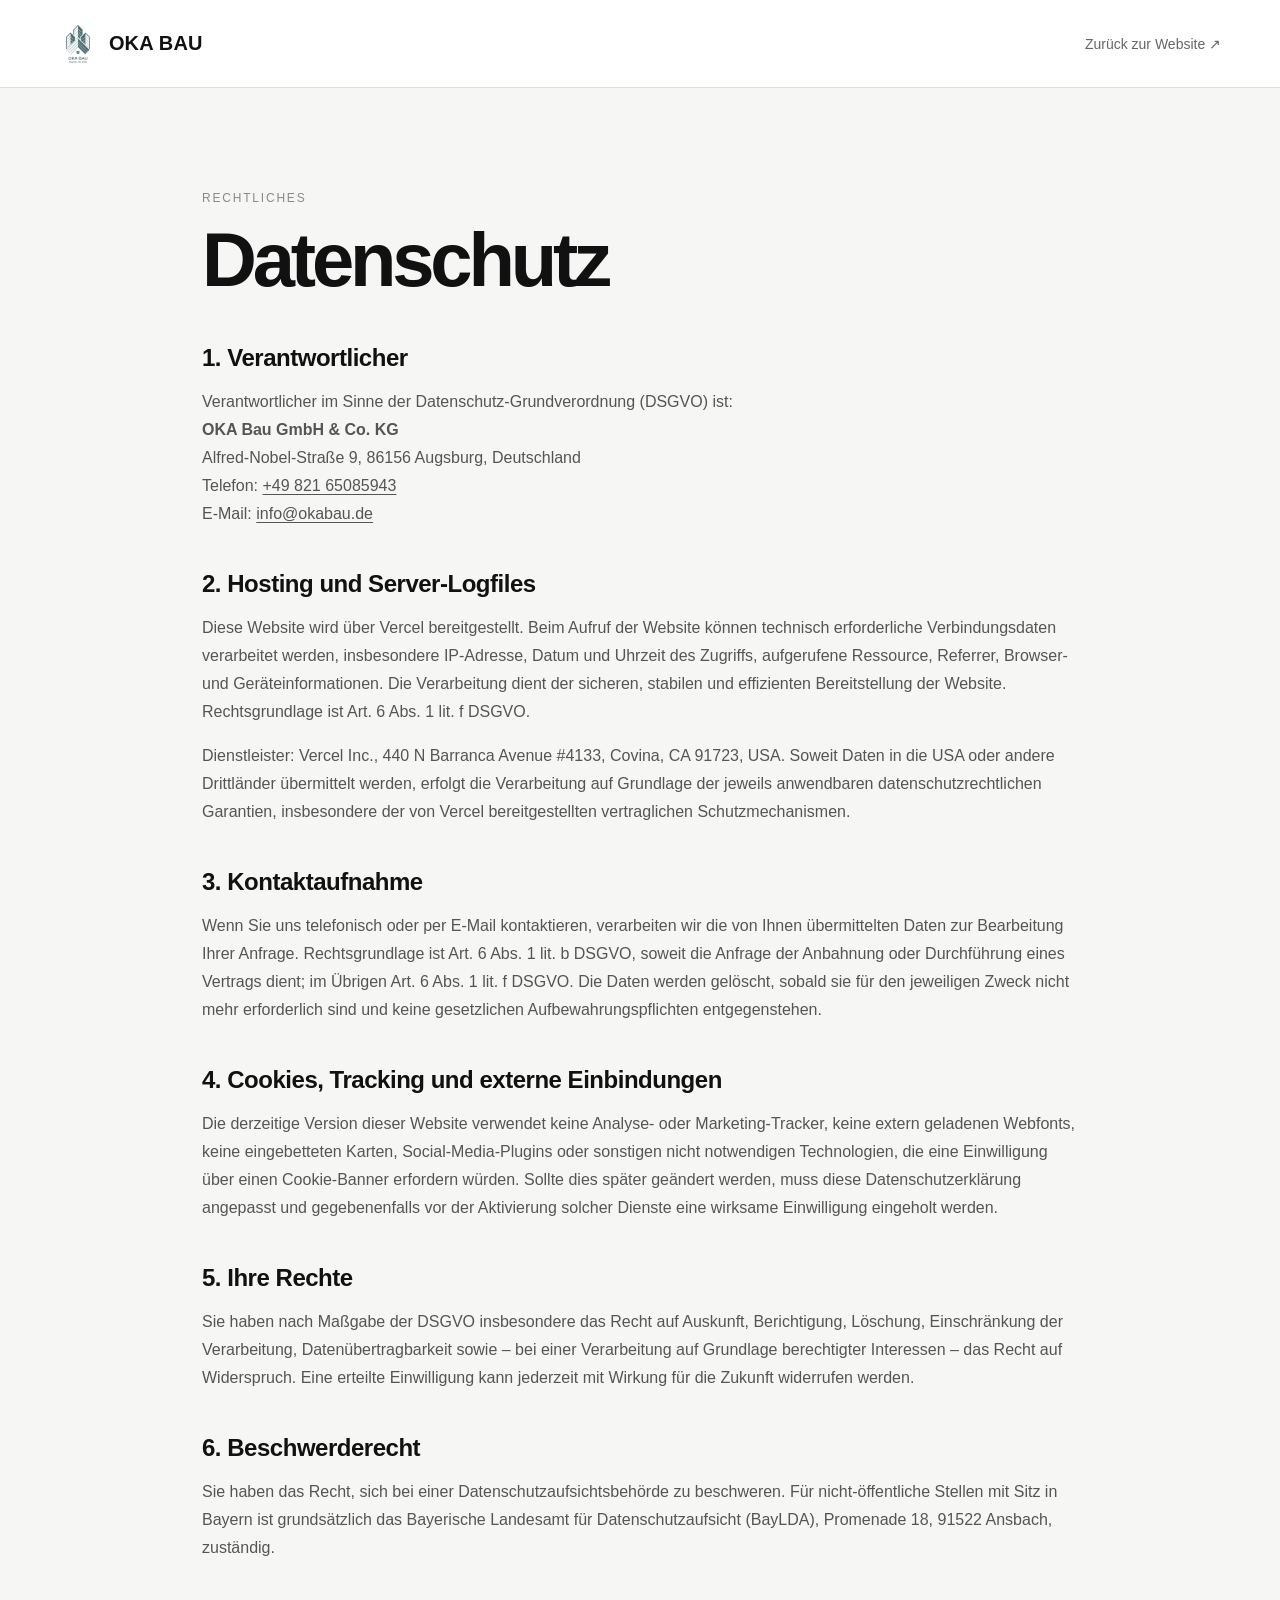
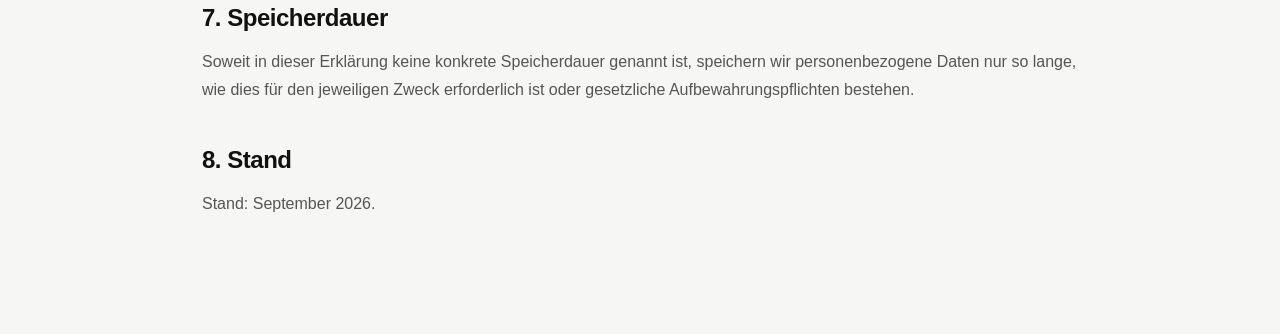
<file: datenschutz.html>
<!doctype html><html lang="de"><head><meta charset="utf-8"><meta name="viewport" content="width=device-width,initial-scale=1,viewport-fit=cover"><title>Datenschutz | OKA Bau GmbH & Co. KG</title><meta name="robots" content="index,follow"><link rel="canonical" href="https://oka-bau.de/datenschutz.html"><link rel="stylesheet" href="style.css"></head><body class="legalPage"><header class="legalHeader"><a class="brand" href="index.html"><img src="assets/logo.png" alt="OKA Bau"><span>OKA BAU</span></a><a href="index.html">Zurück zur Website ↗</a></header><main class="legalMain"><span class="eyebrow">Rechtliches</span><h1>Datenschutz</h1><h2>1. Verantwortlicher</h2><p>Verantwortlicher im Sinne der Datenschutz-Grundverordnung (DSGVO) ist:<br><strong>OKA Bau GmbH &amp; Co. KG</strong><br>Alfred-Nobel-Straße 9, 86156 Augsburg, Deutschland<br>Telefon: <a href="tel:+4982165085943">+49 821 65085943</a><br>E-Mail: <a href="mailto:info@okabau.de">info@okabau.de</a></p><h2>2. Hosting und Server-Logfiles</h2><p>Diese Website wird über Vercel bereitgestellt. Beim Aufruf der Website können technisch erforderliche Verbindungsdaten verarbeitet werden, insbesondere IP-Adresse, Datum und Uhrzeit des Zugriffs, aufgerufene Ressource, Referrer, Browser- und Geräteinformationen. Die Verarbeitung dient der sicheren, stabilen und effizienten Bereitstellung der Website. Rechtsgrundlage ist Art. 6 Abs. 1 lit. f DSGVO.</p><p>Dienstleister: Vercel Inc., 440 N Barranca Avenue #4133, Covina, CA 91723, USA. Soweit Daten in die USA oder andere Drittländer übermittelt werden, erfolgt die Verarbeitung auf Grundlage der jeweils anwendbaren datenschutzrechtlichen Garantien, insbesondere der von Vercel bereitgestellten vertraglichen Schutzmechanismen.</p><h2>3. Kontaktaufnahme</h2><p>Wenn Sie uns telefonisch oder per E-Mail kontaktieren, verarbeiten wir die von Ihnen übermittelten Daten zur Bearbeitung Ihrer Anfrage. Rechtsgrundlage ist Art. 6 Abs. 1 lit. b DSGVO, soweit die Anfrage der Anbahnung oder Durchführung eines Vertrags dient; im Übrigen Art. 6 Abs. 1 lit. f DSGVO. Die Daten werden gelöscht, sobald sie für den jeweiligen Zweck nicht mehr erforderlich sind und keine gesetzlichen Aufbewahrungspflichten entgegenstehen.</p><h2>4. Cookies, Tracking und externe Einbindungen</h2><p>Die derzeitige Version dieser Website verwendet keine Analyse- oder Marketing-Tracker, keine extern geladenen Webfonts, keine eingebetteten Karten, Social-Media-Plugins oder sonstigen nicht notwendigen Technologien, die eine Einwilligung über einen Cookie-Banner erfordern würden. Sollte dies später geändert werden, muss diese Datenschutzerklärung angepasst und gegebenenfalls vor der Aktivierung solcher Dienste eine wirksame Einwilligung eingeholt werden.</p><h2>5. Ihre Rechte</h2><p>Sie haben nach Maßgabe der DSGVO insbesondere das Recht auf Auskunft, Berichtigung, Löschung, Einschränkung der Verarbeitung, Datenübertragbarkeit sowie – bei einer Verarbeitung auf Grundlage berechtigter Interessen – das Recht auf Widerspruch. Eine erteilte Einwilligung kann jederzeit mit Wirkung für die Zukunft widerrufen werden.</p><h2>6. Beschwerderecht</h2><p>Sie haben das Recht, sich bei einer Datenschutzaufsichtsbehörde zu beschweren. Für nicht-öffentliche Stellen mit Sitz in Bayern ist grundsätzlich das Bayerische Landesamt für Datenschutzaufsicht (BayLDA), Promenade 18, 91522 Ansbach, zuständig.</p><h2>7. Speicherdauer</h2><p>Soweit in dieser Erklärung keine konkrete Speicherdauer genannt ist, speichern wir personenbezogene Daten nur so lange, wie dies für den jeweiligen Zweck erforderlich ist oder gesetzliche Aufbewahrungspflichten bestehen.</p><h2>8. Stand</h2><p>Stand: September 2026.</p></main></body></html>
</file>
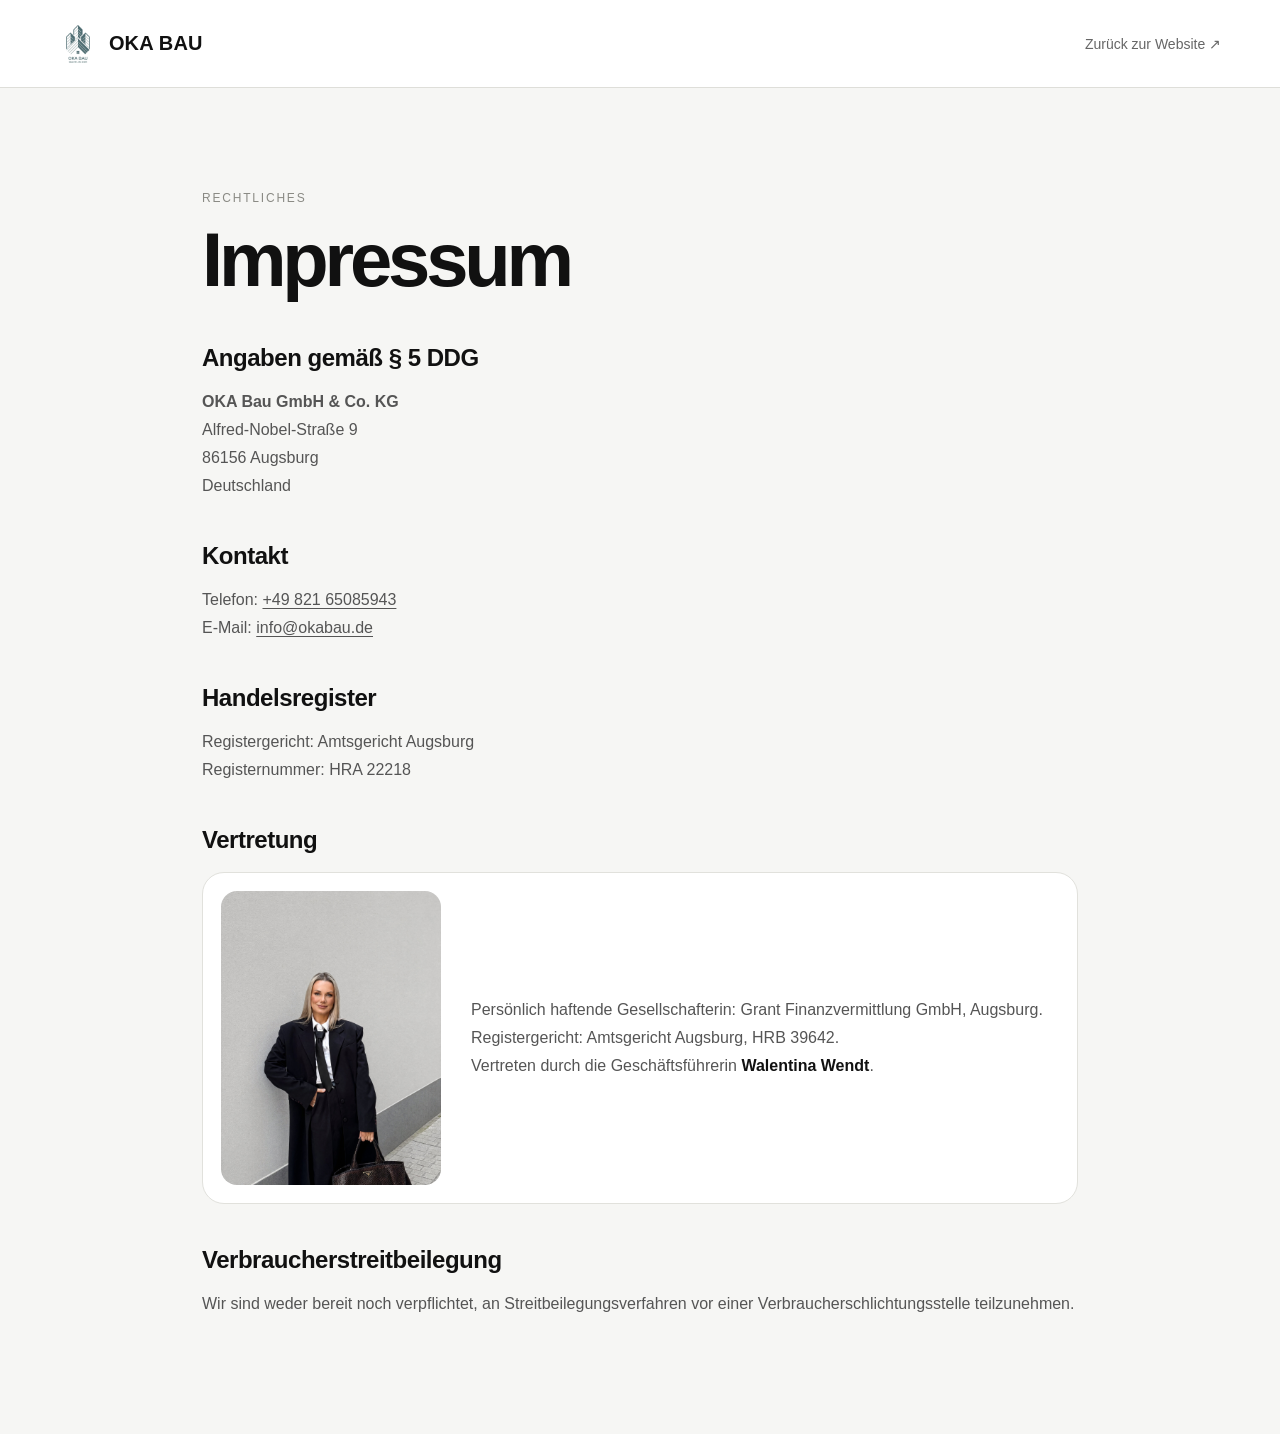
<file: impressum.html>
<!doctype html><html lang="de"><head><meta charset="utf-8"><meta name="viewport" content="width=device-width,initial-scale=1,viewport-fit=cover"><title>Impressum | OKA Bau GmbH & Co. KG</title><meta name="robots" content="index,follow"><link rel="canonical" href="https://oka-bau.de/impressum.html"><link rel="stylesheet" href="style.css"></head><body class="legalPage"><header class="legalHeader"><a class="brand" href="index.html"><img src="assets/logo.png" alt="OKA Bau"><span>OKA BAU</span></a><a href="index.html">Zurück zur Website ↗</a></header><main class="legalMain"><span class="eyebrow">Rechtliches</span><h1>Impressum</h1><h2>Angaben gemäß § 5 DDG</h2><p><strong>OKA Bau GmbH &amp; Co. KG</strong><br>Alfred-Nobel-Straße 9<br>86156 Augsburg<br>Deutschland</p><h2>Kontakt</h2><p>Telefon: <a href="tel:+4982165085943">+49 821 65085943</a><br>E-Mail: <a href="mailto:info@okabau.de">info@okabau.de</a></p><h2>Handelsregister</h2><p>Registergericht: Amtsgericht Augsburg<br>Registernummer: HRA 22218</p><h2>Vertretung</h2><div class="legalPerson"><img src="assets/walentina-wendt.jpg" alt="Walentina Wendt" loading="lazy"><div><p>Persönlich haftende Gesellschafterin: Grant Finanzvermittlung GmbH, Augsburg.<br>Registergericht: Amtsgericht Augsburg, HRB 39642.<br>Vertreten durch die Geschäftsführerin <strong>Walentina Wendt</strong>.</p></div></div><h2>Verbraucherstreitbeilegung</h2><p>Wir sind weder bereit noch verpflichtet, an Streitbeilegungsverfahren vor einer Verbraucherschlichtungsstelle teilzunehmen.</p></main></body></html>
</file>
<file: style.css>
:root{--ink:#111;--bg:#fff;--soft:#f6f6f4;--soft2:#eeeeec;--pill:#dcb6a3;--orange:#e97b0d}
*{box-sizing:border-box}
html{scroll-behavior:smooth}
body{margin:0;font-family:"Helvetica Neue",Helvetica,Arial,sans-serif;color:var(--ink);background:#fff;overflow-x:hidden}
a{color:inherit;text-decoration:none}
button{font:inherit}
.heroWrap{height:100svh;min-height:100vh;background:#0a0a0a}
.hero{position:sticky;top:0;height:100svh;min-height:100vh;overflow:hidden;background:#0a0a0a;color:#fff}
.hero video{position:absolute;inset:0;width:100%;height:100%;object-fit:cover;object-position:center;transform:none;transition:filter .2s linear}
.heroOverlay{position:absolute;inset:0;background:linear-gradient(to bottom,rgba(0,0,0,.58) 0%,rgba(0,0,0,.08) 35%,rgba(0,0,0,.65) 100%)}
.nav{position:absolute;top:0;left:0;right:0;height:92px;display:flex;align-items:center;justify-content:space-between;padding:0 clamp(22px,4.6vw,72px);z-index:5}
.brand{display:flex;align-items:center;gap:12px;font-weight:600;letter-spacing:.01em}
.brand img{width:38px;height:38px;object-fit:contain;filter:brightness(0) invert(1)}
.brand span{font-size:20px}
.nav nav{display:flex;gap:34px;font-size:17px}
.nav nav a{opacity:.92;transition:.25s}
.nav nav a:hover{opacity:.55}
.menu{display:none;border:0;background:none;width:42px;height:42px;padding:8px}
.menu span{display:block;height:1px;background:#fff;margin:8px 0}
.heroContent{position:absolute;left:0;right:0;bottom:0;padding:0 clamp(22px,4.6vw,72px) clamp(42px,7vw,84px);z-index:4}
.heroText{max-width:620px}
.kicker{font-size:12px;letter-spacing:.16em;margin-bottom:20px;opacity:.8}
.hero h1{font-size:clamp(42px,6vw,76px);line-height:.94;letter-spacing:-.055em;margin:0 0 20px;font-weight:600}
.hero p{font-size:15px;line-height:1.55;max-width:380px;color:rgba(255,255,255,.9);margin:0 0 26px}
.btn{display:inline-flex;align-items:center;gap:28px;padding:13px 22px;border-radius:10px;font-size:15px;font-weight:500;transition:transform .28s,background .28s}
.btn:hover{transform:translateY(-2px)}
.btn.white{background:#fff;color:#111}
.btn.black{background:#111;color:#fff}
.section{padding:clamp(78px,9vw,132px) clamp(22px,4.6vw,72px)}
.sectionTop,.projectsHead,.directorTop{display:flex;justify-content:space-between;gap:30px;align-items:flex-end;margin-bottom:48px}
.pill{display:inline-block;background:var(--pill);color:#32241e;padding:8px 14px;border-radius:999px;font-size:12px;font-weight:600;margin-bottom:18px}
.section h2{font-size:clamp(34px,4.8vw,60px);line-height:1;letter-spacing:-.05em;margin:0;font-weight:600}
.serviceGrid{display:grid;grid-template-columns:repeat(3,minmax(0,1fr));gap:16px}
.serviceCard{display:flex;flex-direction:column;min-width:0;background:#f5f5f3;border-radius:20px;padding:28px;min-height:270px;position:relative;transition:transform .35s,background .35s}
.serviceCard:hover{transform:translateY(-5px);background:#efefec}
.serviceCard>span{font-size:12px;color:#8b8b87}
.serviceCard h3{font-size:23px;line-height:1.05;margin:42px 0 14px;font-weight:500;max-width:12ch}
.serviceCard p{font-size:14px;line-height:1.6;color:#6b6b67;max-width:32ch}
.serviceCard .serviceAction{display:flex;align-items:center;justify-content:space-between;gap:16px;margin-top:auto;padding-top:18px;font-size:14px;font-weight:600;color:#111}
.serviceCard:focus-visible,.projectInquiry:focus-visible,.btn:focus-visible,.featureItem button:focus-visible{outline:3px solid #9b4c08;outline-offset:5px}
.features{background:var(--soft)}
.centerHead{text-align:center;max-width:760px;margin:0 auto 58px}
.centerHead p{max-width:430px;margin:20px auto 0;color:#666;line-height:1.55}
/* Stable, edge-to-edge image frame shared by every competence. */
.featureSplit{display:grid;grid-template-columns:minmax(0,1fr) minmax(0,1fr);gap:38px;align-items:start}
.featureMedia{position:relative;width:100%;height:520px;min-height:0;border-radius:20px;overflow:hidden;background:#deded9}
.featureMedia img{position:absolute;inset:0;display:block;width:100%;height:100%;object-fit:cover;object-position:center;transition:opacity .3s}
.featureList{display:flex;flex-direction:column;min-width:0}
.featureItem{border-bottom:1px solid #d7d7d2}
.featureItem button{width:100%;display:grid;grid-template-columns:36px 1fr 28px;gap:12px;align-items:center;padding:22px 0;border:0;background:none;text-align:left;cursor:pointer}
.featureItem button b{font-size:clamp(19px,1.9vw,24px);font-weight:500}
.featureItem button em{font-style:normal;transition:transform .3s}
.featureItem.open button em{transform:rotate(180deg)}
.icon{font-size:20px;color:#777}
.featureAnswer{display:grid;grid-template-rows:0fr;transition:grid-template-rows .36s ease}
.featureAnswer p{overflow:hidden;margin:0;color:#5c5c58;line-height:1.65;font-size:16px;padding-left:48px}
.featureItem.open .featureAnswer{grid-template-rows:1fr}
.featureItem.open .featureAnswer p{padding-bottom:22px}
.projects{background:var(--soft2)}
.projectsHead p{max-width:330px;color:#666;line-height:1.55}
.projectLabel{font-size:13px;font-weight:700;letter-spacing:.15em;color:var(--orange);margin-bottom:18px;display:flex;align-items:center;gap:8px}
.projectLabel i{width:8px;height:8px;background:var(--orange);border-radius:50%}
.projectGrid{display:grid;grid-template-columns:repeat(3,minmax(0,1fr));gap:22px;align-items:stretch}
.projectCase{min-width:0;overflow:hidden;border-radius:22px;background:#fff;display:flex;flex-direction:column}
.projectVideo{position:relative;overflow:hidden;min-height:0;aspect-ratio:4/5;background:#111}
.projectVideo video{position:absolute;inset:0;width:100%;height:100%;object-fit:contain}
.projectDetails{padding:26px;display:flex;flex-direction:column;flex:1}
.projectStatus{font-size:12px;letter-spacing:.06em;color:#666}
.projectDetails h3{font-size:25px;font-weight:500;line-height:1.12;letter-spacing:-.025em;margin:12px 0 16px}
.projectDetails p{font-size:16px;line-height:1.6;color:#5c5c58;margin:0 0 24px}
.projectDetails dl{display:grid;gap:16px;margin:auto 0 26px;font-size:14px;line-height:1.5}
.projectDetails dl>div{border-top:1px solid #e8e8e3;padding-top:14px}
.projectDetails dt{font-weight:600;color:#111;margin-bottom:4px}
.projectDetails dd{margin:0;color:#5c5c58}
.projectInquiry{display:flex;justify-content:space-between;gap:14px;font-size:14px;font-weight:600;line-height:1.5;padding:10px 0}
.projectInquiry:hover{text-decoration:underline;text-underline-offset:4px}
.projectComparison{display:grid;grid-template-columns:repeat(2,minmax(0,1fr));gap:16px;margin:24px 0 0}
.projectComparison figure{margin:0;min-width:0}
.projectComparison img{display:block;width:100%;height:auto;border-radius:12px}
.projectComparison figcaption{font-size:14px;line-height:1.5;margin-top:10px;color:#555}
.process{background:#fff}
.processIntro{max-width:320px;margin:0;color:#5c5c58;line-height:1.6;font-size:16px}
.processSteps{list-style:none;padding:0;margin:0 0 36px;display:grid;grid-template-columns:repeat(5,minmax(0,1fr));gap:24px}
.processSteps li{border-top:1px solid #d8d8d3;padding-top:20px;min-width:0}
.stepNumber{display:flex;align-items:center;justify-content:center;width:42px;height:42px;border-radius:50%;background:#f3e5dd;color:#4b3327;font-size:14px;font-weight:600;margin-bottom:28px}
.processSteps h3{font-size:20px;font-weight:500;line-height:1.25;margin:0 0 14px;overflow-wrap:break-word}
.processSteps p{font-size:16px;line-height:1.6;color:#5c5c58;margin:0}
.director{background:#f2f2f0;padding-top:72px;padding-bottom:72px}
.muted{color:#888;font-size:14px}
.directorCard{background:#fff;border-radius:24px;display:grid;grid-template-columns:minmax(0,.75fr) minmax(0,1.25fr);gap:clamp(24px,4vw,56px);align-items:center;max-width:1120px;margin:0 auto;padding:20px}
.directorPortrait{display:block;width:100%;max-width:320px;max-height:430px;height:auto;aspect-ratio:2480/3312;object-fit:contain;border-radius:14px;justify-self:center;margin:0}
.directorCard>div{display:flex;flex-direction:column;padding:20px 20px 20px 0;text-align:left;align-items:flex-start;min-width:0}
.directorCard .directorEyebrow{color:#5c5c58;font-size:12px;text-transform:uppercase;letter-spacing:.12em;margin:0 0 16px}
.directorCard h2{font-size:clamp(30px,3.1vw,42px);line-height:1.06;margin:0 0 24px}
.directorCard blockquote{font-size:clamp(20px,2vw,26px);line-height:1.4;letter-spacing:-.02em;text-align:left;max-width:34ch;margin:0 0 24px}
.directorCard strong{display:block;font-size:17px}
.directorCard span{display:block;margin-top:6px;text-align:left;color:#5c5c58;font-size:14px}
.directorSignature{display:block;width:min(200px,100%);height:auto;object-fit:contain;margin:18px 0 0}
.faq{display:grid;grid-template-columns:1fr 1.6fr;gap:70px}
.faqIntro p{max-width:290px;color:#777;line-height:1.55;margin:22px 0 28px}
.faqList{display:flex;flex-direction:column;gap:10px}
.faqItem{background:#f5f5f3;border-radius:16px;padding:0 22px;transition:background .25s}
.faqItem:hover{background:#efefec}
.faqItem button{width:100%;display:flex;justify-content:space-between;align-items:center;padding:20px 0;border:0;background:none;cursor:pointer;text-align:left;gap:12px}
.faqItem button b{font-size:clamp(16px,1.5vw,20px);font-weight:500}
.faqItem button span{width:32px;height:32px;flex-shrink:0;border-radius:50%;display:grid;place-items:center;background:#e5e5e1;transition:transform .3s}
.faqItem.open button span{transform:rotate(180deg)}
.faqAnswer{display:grid;grid-template-rows:0fr;transition:grid-template-rows .35s}
.faqAnswer p{overflow:hidden;margin:0;color:#73736f;line-height:1.6;font-size:14px}
.faqItem.open .faqAnswer{grid-template-rows:1fr}
.faqItem.open .faqAnswer p{padding-bottom:20px}
.contactBand{background:#111;color:#fff;padding:clamp(70px,9vw,120px) clamp(22px,4.6vw,72px);display:flex;justify-content:space-between;align-items:flex-end;gap:40px}
.contactBand>div>span{font-size:12px;letter-spacing:.16em;color:#b9a27e}
.contactBand h2{font-size:clamp(42px,6vw,78px);line-height:.95;letter-spacing:-.055em;margin:16px 0 0}
.contactLinks{display:grid;gap:10px;text-align:right}
.contactLinks a{font-size:clamp(18px,2vw,26px)}
footer{padding:52px clamp(22px,4.6vw,72px) 26px;background:#fff}
.footerBrand{padding-bottom:30px;border-bottom:1px solid #ddd}
.footerBrand a{display:flex;align-items:center;gap:14px;font-size:clamp(26px,3vw,38px);font-weight:600}
.footerBrand img{width:54px;height:54px;object-fit:contain}
.footerCols{display:grid;grid-template-columns:1fr 1fr 1.2fr 1.5fr;gap:40px;padding:42px 0}
.footerCols>div{display:flex;flex-direction:column;gap:10px;font-size:14px}
.footerCols b{font-size:14px;margin-bottom:8px}
.footerCols a,.footerCols span,.footerCols p{color:#73736f;line-height:1.55}
.footerCta b{font-size:clamp(20px,2vw,26px);color:#111}
.footerCta p{max-width:320px;margin:0 0 10px}
.footerCta .btn,.footerCta .btn span{color:#fff}
.footerBottom{display:flex;align-items:center;justify-content:space-between;gap:20px;flex-wrap:wrap;border-top:1px solid #ddd;padding-top:20px;color:#888;font-size:12px}
.legalLinks{display:flex;gap:18px}
.legalLinks a{color:#666}
.legalLinks a:hover{color:#111}
.legalPage{min-height:100vh;background:#f6f6f4;color:#111}
.legalHeader{height:88px;padding:0 clamp(22px,4.6vw,72px);display:flex;align-items:center;justify-content:space-between;border-bottom:1px solid #deded9;background:#fff}
.legalHeader .brand{color:#111}
.legalHeader .brand img{filter:none}
.legalHeader>a:last-child{font-size:14px;color:#666}
.legalMain{max-width:920px;margin:0 auto;padding:clamp(60px,8vw,100px) 22px 100px}
.legalMain .eyebrow{font-size:12px;letter-spacing:.15em;color:#8a8a84;text-transform:uppercase}
.legalMain h1{font-size:clamp(44px,7vw,76px);line-height:.95;letter-spacing:-.055em;margin:18px 0 48px}
.legalMain h2{font-size:24px;margin:42px 0 12px;letter-spacing:-.02em}
.legalMain h3{font-size:18px;margin:28px 0 8px}
.legalMain p,.legalMain li{font-size:16px;line-height:1.75;color:#555}
.legalMain a{text-decoration:underline;text-underline-offset:3px}
.legalPerson{display:grid;grid-template-columns:220px minmax(0,1fr);gap:30px;align-items:center;margin:18px 0 12px;padding:18px;background:#fff;border:1px solid #e1e1dc;border-radius:22px}
.legalPerson img{display:block;width:100%;height:auto;border-radius:16px}
.legalPerson p{margin:0}
.legalPerson strong{color:#111}
.reveal{opacity:0;transform:translateY(28px);transition:opacity .8s cubic-bezier(.2,.7,.2,1),transform .8s cubic-bezier(.2,.7,.2,1)}
.reveal.in{opacity:1;transform:none}
.word{display:inline-block;opacity:0;transform:translateY(18px);transition:opacity .55s cubic-bezier(.2,.7,.2,1),transform .55s cubic-bezier(.2,.7,.2,1)}
.word.in{opacity:1;transform:none}
@media(max-width:1100px){
  .processSteps{grid-template-columns:repeat(3,minmax(0,1fr));gap:30px}
  .projectGrid{gap:16px}
  .projectDetails{padding:22px}
}
@media(max-width:980px){
  .nav nav{display:none}.menu{display:block}
  .serviceGrid{grid-template-columns:repeat(2,minmax(0,1fr))}
  .faq{grid-template-columns:1fr;gap:42px}
  .featureSplit{gap:24px}.featureMedia{height:460px}
  .footerCols{grid-template-columns:1fr 1fr}
}
@media(max-width:800px){
  .projectGrid{grid-template-columns:1fr;gap:28px}
  .projectCase{display:grid;grid-template-columns:minmax(0,.85fr) minmax(0,1.15fr)}
  .projectVideo{min-height:360px;height:100%;aspect-ratio:auto}
  .processSteps{grid-template-columns:repeat(2,minmax(0,1fr))}
  .directorCard{gap:24px;grid-template-columns:minmax(0,.8fr) minmax(0,1.2fr)}
}
@media(max-width:767px){
  .heroWrap,.hero{height:100svh;min-height:100svh}
  .nav{height:72px;padding:0 18px}
  .brand img{width:34px;height:34px}.brand span{font-size:17px}
  .heroContent{padding:0 20px max(34px,env(safe-area-inset-bottom))}
  .kicker{font-size:10px;letter-spacing:.13em;margin-bottom:12px}
  .hero h1{font-size:clamp(42px,12vw,58px);line-height:.94;max-width:9ch;margin-bottom:14px}
  .hero p{font-size:14px;line-height:1.48;max-width:310px;margin:0}
  .featureSplit{grid-template-columns:minmax(0,1fr);gap:28px}
  .featureMedia{height:clamp(300px,90vw,420px);border-radius:18px}
  .featureItem button{grid-template-columns:1fr 28px;gap:12px;padding:20px 0}
  .featureItem button .icon{display:none}
  .featureItem button b{font-size:20px;line-height:1.25}
  .featureItem button em{font-size:18px;text-align:center}
  .featureAnswer p{font-size:16px;line-height:1.6;padding-left:0;color:#555550}
  .directorCard{grid-template-columns:1fr;gap:24px;padding:20px}
  .directorPortrait{max-width:220px;max-height:294px;border-radius:12px}
  .directorCard>div{padding:0}
  .directorCard h2{font-size:32px}
  .directorCard blockquote{font-size:21px;max-width:none}
}
@media(max-width:640px){
  .section{padding:74px 20px}
  .sectionTop,.projectsHead,.directorTop{align-items:flex-start;flex-direction:column}
  .serviceGrid{grid-template-columns:1fr}
  .faq{gap:38px}
  .contactBand{flex-direction:column;align-items:flex-start}
  .contactLinks{text-align:left}
  .footerCols{grid-template-columns:1fr}.footerBrand img{width:46px;height:46px}
  .footerBottom{align-items:flex-start;flex-direction:column}.legalLinks{gap:16px}
  .legalHeader{height:72px;padding:0 18px}.legalHeader .brand span{font-size:17px}
  .legalMain{padding:50px 20px 74px}
  .legalPerson{grid-template-columns:1fr;gap:18px;padding:10px 10px 18px;border-radius:20px}
  .legalPerson img{border-radius:15px}.legalPerson>div{padding:0 8px}
}
@media(max-width:540px){
  .serviceCard{padding:24px;min-height:0}
  .serviceCard h3{margin:28px 0 14px;font-size:24px;max-width:100%}
  .serviceCard p{font-size:16px;margin:0 0 12px}
  .projectCase{display:flex}
  .projectVideo{height:auto;min-height:0;aspect-ratio:4/5}
  .projectDetails{padding:24px}.projectDetails h3{font-size:26px}
  .processSteps{grid-template-columns:1fr;gap:24px}
  .processSteps li{display:grid;grid-template-columns:42px minmax(0,1fr);column-gap:18px;row-gap:8px}
  .stepNumber{grid-row:1/3;margin:0}
  .processSteps h3{margin:0;font-size:21px}.processSteps p{grid-column:2}
  .projectComparison{grid-template-columns:1fr}
  .director{padding-top:54px;padding-bottom:54px}.directorCard h2{font-size:30px}
}
@media(prefers-reduced-motion:reduce){
  *{scroll-behavior:auto!important}
  .reveal,.word{opacity:1!important;transform:none!important;transition:none!important}
}
/* Curated project media: deliberate selection, full frames, click-to-load video. */
.heroCta{margin-top:24px}.hero p{font-size:16px}.projectGrid{grid-template-columns:repeat(2,minmax(0,1fr));gap:32px}.projectCase{display:flex}.projectVideo{aspect-ratio:4/3;min-height:0;height:auto;background:#171717}.projectVideo video{object-fit:contain}.videoStart{position:absolute;bottom:18px;left:18px;right:18px;display:flex;justify-content:space-between;align-items:center;padding:14px 18px;border:1px solid #ffffff55;border-radius:10px;color:#fff;background:#111e;font-size:16px;cursor:pointer}.videoStart[hidden]{display:none}.projectDetails h3{font-size:30px}.projectStatus{font-size:14px}.projectGallery{margin:0 0 24px}.projectGallery summary{cursor:pointer;padding:16px 0;border-block:1px solid #e4e4e0;display:flex;justify-content:space-between;font-size:16px}.projectGallery summary::after{content:'+'}.projectGallery[open] summary::after{content:'−'}.projectGallery summary span{margin-left:auto;margin-right:20px;color:#666}.projectPhotos{display:grid;grid-template-columns:repeat(2,minmax(0,1fr));gap:12px;padding-top:16px}.galleryPhoto{display:block;min-width:0}.galleryPhoto img{display:block;width:100%;height:200px;object-fit:cover;border-radius:10px}.galleryPhoto span{display:block;font-size:14px;margin-top:8px}.projectInquiry{margin-top:auto}.projectDetails p{max-width:50ch}.projectGallery a:focus-visible,button:focus-visible,summary:focus-visible{outline:3px solid #9b4c08;outline-offset:4px}#photoViewer{padding:52px 16px 16px;border:0;border-radius:16px;background:#151515;color:#fff;max-width:94vw;max-height:94dvh}#photoViewer::backdrop{background:#000d}#photoViewer img{display:block;max-width:85vw;max-height:73dvh;width:auto;height:auto;margin:auto}#photoViewer p{font-size:16px;text-align:center}.viewerClose{position:absolute;right:12px;top:10px;color:#fff;background:transparent;border:0;padding:8px;cursor:pointer}.menu{cursor:pointer}.reveal{opacity:1;transform:none}.js .reveal{opacity:0;transform:translateY(28px)}.js .reveal.in{opacity:1;transform:none}
@media(max-width:980px){.nav nav.open{display:flex;position:absolute;top:72px;left:18px;right:18px;padding:24px;flex-direction:column;gap:24px;background:#141414f5;border-radius:16px;box-shadow:0 12px 35px #0006;z-index:10}.menu[aria-expanded=true] span:first-child{transform:translateY(4.5px) rotate(45deg)}.menu[aria-expanded=true] span:last-child{transform:translateY(-4.5px) rotate(-45deg)}}
@media(max-width:640px){.projectGrid{grid-template-columns:1fr;gap:28px}.projectVideo{aspect-ratio:4/5}.projectDetails h3{font-size:28px}.projectPhotos img{height:180px}.heroCta{margin-top:22px}.kicker{font-size:12px;letter-spacing:.06em}}
@media(prefers-reduced-motion:reduce){.js .reveal{opacity:1;transform:none}.heroContent{transform:none!important;opacity:1!important}}
/* Photo-style video frames with a single centered play affordance. */
.projectVideo{aspect-ratio:4/5;border-radius:20px;overflow:hidden;background:transparent;isolation:isolate}
.projectVideo video{display:block;object-fit:cover;object-position:center;border-radius:inherit;background:transparent}
.videoStart{inset:50% auto auto 50%;transform:translate(-50%,-50%);width:66px;height:66px;padding:0;display:grid;place-items:center;border:0;border-radius:50%;background:#fff;color:#111;box-shadow:0 3px 20px #0002;transition:box-shadow .2s}
.videoStart:hover{background:#fff;box-shadow:0 4px 26px #0004}.videoStart:disabled{opacity:.75;cursor:wait}.videoStart[hidden]{display:none}
.playTriangle{display:block;width:0;height:0;margin-left:5px;border-top:11px solid transparent;border-bottom:11px solid transparent;border-left:17px solid #171717}
.projectVideo video::-webkit-media-controls{display:none!important}
.directorSignature{width:min(280px,100%);margin-top:20px}
@media(max-width:640px){.projectVideo{border-radius:18px}.videoStart{width:60px;height:60px}}
/* White animated play/pause glyph; no solid button disc. */
.videoStart,.videoStart:hover{width:72px;height:72px;background:transparent;border:0;box-shadow:none;color:#fff;overflow:visible}
.videoStart:hover{transform:translate(-50%,-50%) scale(1.08)}
.videoStart{transition:transform .25s ease,opacity .25s ease;filter:drop-shadow(0 2px 6px #0008)}
.playIcon,.pauseIcon{position:absolute;left:50%;top:50%;display:block;width:34px;height:40px;transition:opacity .25s ease,transform .3s cubic-bezier(.22,.8,.2,1);pointer-events:none}
.playIcon{background:#fff;clip-path:polygon(8% 0,100% 50%,8% 100%);transform:translate(-43%,-50%);opacity:1}
.pauseIcon{opacity:0;transform:translate(-50%,-50%) scale(.65);background:linear-gradient(to right,#fff 0 30%,transparent 30% 70%,#fff 70% 100%);border-radius:2px}
.videoStart.isPlaying .playIcon{opacity:0;transform:translate(-43%,-50%) scale(.65) rotate(15deg)}
.videoStart.isPlaying .pauseIcon{opacity:1;transform:translate(-50%,-50%) scale(1)}
.videoStart:focus-visible{outline:2px solid #fff;outline-offset:5px}
.directorCard{max-width:1000px;grid-template-columns:1fr;gap:32px;padding:20px 20px 30px}
.directorPortrait{max-width:600px;max-height:none;width:100%;height:auto;border-radius:24px;object-fit:contain}
.directorCard>div{padding:0 20px;align-items:center;text-align:center;width:100%}
.directorCard blockquote{font-size:clamp(25px,3.4vw,40px);line-height:1.25;letter-spacing:-.025em;text-align:center;max-width:24ch;margin:0 auto 28px;text-wrap:balance}
.directorSignature{width:min(360px,100%);margin:0 auto 18px}
.directorCard span{text-align:center;margin:0;font-size:16px;color:#888}
@media(max-width:640px){.directorCard{gap:30px;padding:12px 12px 28px}.directorCard>div{padding:0 12px}.directorPortrait{max-width:none;border-radius:22px}.directorCard blockquote{font-size:clamp(25px,6.8vw,34px)}.directorSignature{width:min(320px,100%)}}
@media(prefers-reduced-motion:reduce){.videoStart,.playIcon,.pauseIcon{transition:none}}
</file>
<file: rugs-bot/style.css>
:root{color-scheme:dark;--bg:#0c1018;--panel:#151c28;--line:#273244;--text:#edf2fa;--muted:#91a0b5;--green:#48d6a0;--red:#ff6f7d;--blue:#83aaff}*{box-sizing:border-box}body{margin:0;background:radial-gradient(ellipse at 15% 0,#1b2940 0,transparent 42%),var(--bg);color:var(--text);font:15px system-ui,-apple-system,Segoe UI,sans-serif}.top,main{width:min(1050px,calc(100% - 32px));margin:auto}.top{display:flex;justify-content:space-between;align-items:center;padding:28px 0 22px;gap:16px}.eyebrow{font-size:11px;letter-spacing:.14em;color:var(--muted);font-weight:700}.top h1{margin:6px 0 0;font-size:27px}.top h1 span{color:var(--blue)}.status{font-size:12px;color:var(--green);border:1px solid #285342;border-radius:99px;padding:9px 12px}.status i{display:inline-block;width:7px;height:7px;border-radius:50%;background:var(--green);margin-right:6px}.panel{background:linear-gradient(145deg,#192332,#121925);border:1px solid var(--line);border-radius:17px;padding:20px;margin-bottom:15px;box-shadow:0 12px 35px #0002}.connectionPanel,.hero,.controls,.sectionHead{display:flex;justify-content:space-between;align-items:center;gap:16px}.connection{font-size:17px;font-weight:750;margin:7px 0}.connection.online{color:var(--green)}.connection.offline{color:var(--red)}.connection.pending{color:#f2c879}.roundInfo{text-align:right}.balance{font-size:38px;font-weight:750;letter-spacing:-.04em;margin-top:7px}.balance small{font-size:12px;color:var(--muted);letter-spacing:.1em}.priceBox{text-align:right}.price{font-size:28px;font-weight:700;color:var(--green);margin:8px 0 2px}.muted{color:var(--muted);font-size:13px}.controls h2,.sectionHead h2{margin:0;font-size:17px}.controls p{margin:6px 0 0}.buttons{display:flex;flex-wrap:wrap;gap:8px;margin-top:14px}button{border:1px solid #3a4960;background:#202c3d;color:var(--text);padding:11px 15px;border-radius:10px;font-weight:650;cursor:pointer}button:hover{filter:brightness(1.15)}.primary{background:#3479e8;border-color:#3479e8}.danger{color:#ff9aa3;border-color:#75414a;background:#34212a}.chartWrap{margin-top:16px;height:175px}canvas{width:100%;height:100%;display:block}.agents{display:grid;grid-template-columns:repeat(2,minmax(0,1fr));gap:9px;margin-top:15px}.agent{border:1px solid var(--line);background:#111925;border-radius:12px;padding:12px}.agentTop{display:flex;justify-content:space-between;gap:10px;font-weight:650}.agentMeta{display:flex;justify-content:space-between;gap:8px;color:var(--muted);font-size:12px;margin-top:8px}.bar{height:5px;background:#293548;border-radius:8px;margin-top:10px;overflow:hidden}.bar span{display:block;height:100%;background:var(--blue)}.positive{color:var(--green)}.negative{color:var(--red)}.tableWrap{overflow-x:auto;margin-top:12px}table{width:100%;border-collapse:collapse;white-space:nowrap;font-size:13px}th,td{text-align:left;padding:10px 9px;border-bottom:1px solid var(--line)}th{color:var(--muted);font-weight:600}.ranking{display:grid;grid-template-columns:repeat(2,minmax(0,1fr));gap:8px;margin-top:13px}.rankRow{display:grid;grid-template-columns:1fr auto;gap:5px 10px;padding:11px;background:#111925;border:1px solid var(--line);border-radius:10px}.rankRow small{grid-column:1/-1;color:var(--muted)}.statsGrid{display:grid;grid-template-columns:repeat(3,1fr);gap:10px;margin-top:14px}.statsGrid div{display:flex;flex-direction:column;gap:4px;padding:13px;background:#111925;border:1px solid var(--line);border-radius:10px}.statsGrid strong{font-size:24px}.statsGrid span{font-size:12px;color:var(--muted)}.disclaimer{font-size:12px;line-height:1.6;color:var(--muted);padding:0 3px 25px}.exportButtons{margin-top:15px}@media(max-width:650px){.top{align-items:flex-start;flex-direction:column}.hero,.controls,.connectionPanel,.sectionHead{align-items:flex-start;flex-direction:column}.roundInfo,.priceBox{text-align:left}.buttons{width:100%}.buttons button{flex:1}.agents,.ranking{grid-template-columns:1fr}.balance{font-size:34px}.statsGrid{grid-template-columns:1fr 1fr}}
</file>
<file: rugs-paper-bot/style.css>
:root{color-scheme:dark;--bg:#090e1b;--panel:#111a2d;--line:#25324a;--text:#eef3ff;--muted:#8e9bb4;--green:#4adea2;--red:#fb7185;--gold:#f5c76b}*{box-sizing:border-box}body{margin:0;background:radial-gradient(ellipse at 50% -20%,#1c3152 0,transparent 55%),var(--bg);color:var(--text);font:15px/1.5 system-ui,-apple-system,Segoe UI,sans-serif}.app{max-width:980px;margin:auto;padding:24px 16px 40px}.top,.section-head,.controls,.status{display:flex;align-items:center;justify-content:space-between;gap:12px}.top{margin-bottom:20px}h1{font-size:clamp(27px,6vw,40px);margin:0;letter-spacing:-1.5px}h1 span{color:var(--gold)}h2{font-size:19px;margin:0}.eyebrow{font-size:10px;letter-spacing:1.7px;color:var(--gold);font-weight:800;margin:0 0 5px}.status{font-size:12px;color:var(--muted);white-space:nowrap}.status i{width:8px;height:8px;border-radius:50%;background:#64748b}.status.running i{background:var(--green);box-shadow:0 0 12px var(--green)}.notice{background:#17243a;border:1px solid #314563;border-radius:12px;padding:12px 14px;color:#c4d0e5;font-size:12px;margin-bottom:16px}.notice b{color:var(--gold)}.stats{display:grid;grid-template-columns:repeat(4,1fr);gap:10px;margin-bottom:14px}.stats article,.panel{background:linear-gradient(145deg,#141f34,#0f1728);border:1px solid var(--line);border-radius:16px}.stats article{padding:14px;min-width:0}.stats small,.stats em{display:block;color:var(--muted);font-size:11px;font-style:normal}.stats strong{display:block;font-size:clamp(19px,4vw,27px);letter-spacing:-.8px;margin:5px 0;overflow-wrap:anywhere}.panel{padding:17px;margin:13px 0}.section-head{margin-bottom:13px}.section-head>strong{font-size:22px;color:var(--gold)}.muted{font-size:12px;color:var(--muted)}canvas{display:block;width:100%;height:150px;background:#0a1221;border-radius:10px;border:1px solid #1c2b43}.controls{justify-content:flex-start;margin-top:14px;flex-wrap:wrap}button{border:1px solid #34445f;border-radius:10px;background:#1a2941;color:var(--text);padding:10px 16px;font-weight:700;font-size:13px;cursor:pointer}button:active{transform:scale(.98)}button.primary{background:var(--gold);color:#1b1a15;border-color:var(--gold)}button.danger{color:#ff9aaa}.subtle{padding:6px 10px;font-size:11px}.agents{display:grid;grid-template-columns:repeat(2,1fr);gap:9px}.agent{border:1px solid #293852;border-radius:11px;padding:10px;background:#0d1627;min-width:0}.agent-top{display:flex;justify-content:space-between;gap:8px;font-weight:700;font-size:12px}.agent small{color:var(--muted);display:block;font-size:10px;margin-top:3px}.agent .balance{color:var(--gold);font-variant-numeric:tabular-nums}.bar{height:4px;background:#26344b;border-radius:5px;margin-top:9px;overflow:hidden}.bar span{display:block;height:100%;background:var(--green)}.table-wrap{overflow-x:auto}table{width:100%;border-collapse:collapse;font-size:12px;white-space:nowrap}th,td{text-align:left;padding:9px 7px;border-bottom:1px solid #223149}th{color:var(--muted);font-weight:600}.empty{text-align:center;color:var(--muted);padding:20px}.positive{color:var(--green)}.negative{color:var(--red)}footer{text-align:center;color:#66748d;font-size:10px;padding:12px}@media(max-width:620px){.app{padding:18px 12px 30px}.stats{grid-template-columns:repeat(2,1fr)}.stats article{padding:12px}.agents{grid-template-columns:1fr 1fr}.panel{padding:14px}.top{align-items:flex-start}.status{padding-top:8px}}@media(max-width:370px){.agents{grid-template-columns:1fr}.status{font-size:10px}}
</file>
